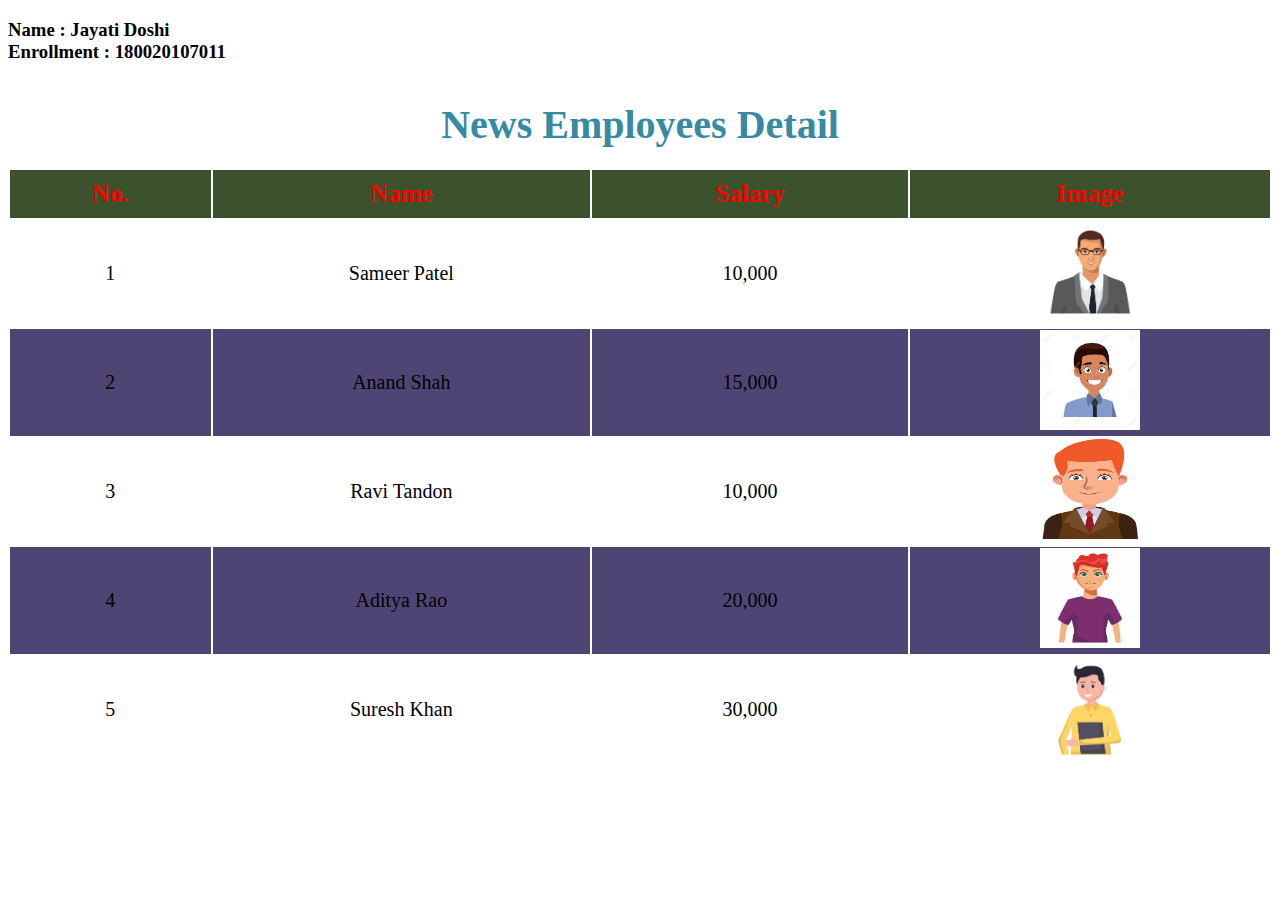
<file: WebProgramming-main/lecture/experiment 3/index.html>
<!DOCTYPE html>
<html lang="en">
<head>
    <title> News Employees Data </title>
    <link rel="stylesheet" href="p13style.css">
</head>
<body>
	<h3>Name : Jayati Doshi <br> Enrollment : 180020107011 </h3>

	<table>
		<caption> News Employees Detail</caption>
		<tr>
			<th>No.</th>
			<th>Name</th>
			<th>Salary</th>
			<th>Image</th>
		</tr>
		<tr>
			<td>1</td>
			<td>Sameer Patel</td>
			<td>10,000</td>
			<td><img src="images/a.jpg" width="100px" height="100px"></td>
		</tr>
		<tr>
			<td>2</td>
			<td>Anand Shah</td>
			<td>15,000</td>
			<td><img src="images/b.jpg" width="100px" height="100px"></td>
		</tr>
		<tr>
			<td>3</td>
			<td>Ravi Tandon</td>
			<td>10,000</td>
			<td><img src="images/c.jpg" width="100px" height="100px"></td>
		</tr>
		<tr>
			<td>4</td>
			<td>Aditya Rao</td>
			<td>20,000</td>
			<td><img src="images/d.jpg" width="100px" height="100px"></td>
		</tr>
		<tr>
			<td>5</td>
			<td>Suresh Khan</td>
			<td>30,000</td>
			<td><img src="images/e.jpg" width="100px" height="100px"></td>
		</tr>
	</table>

</body>
</html>
</file>
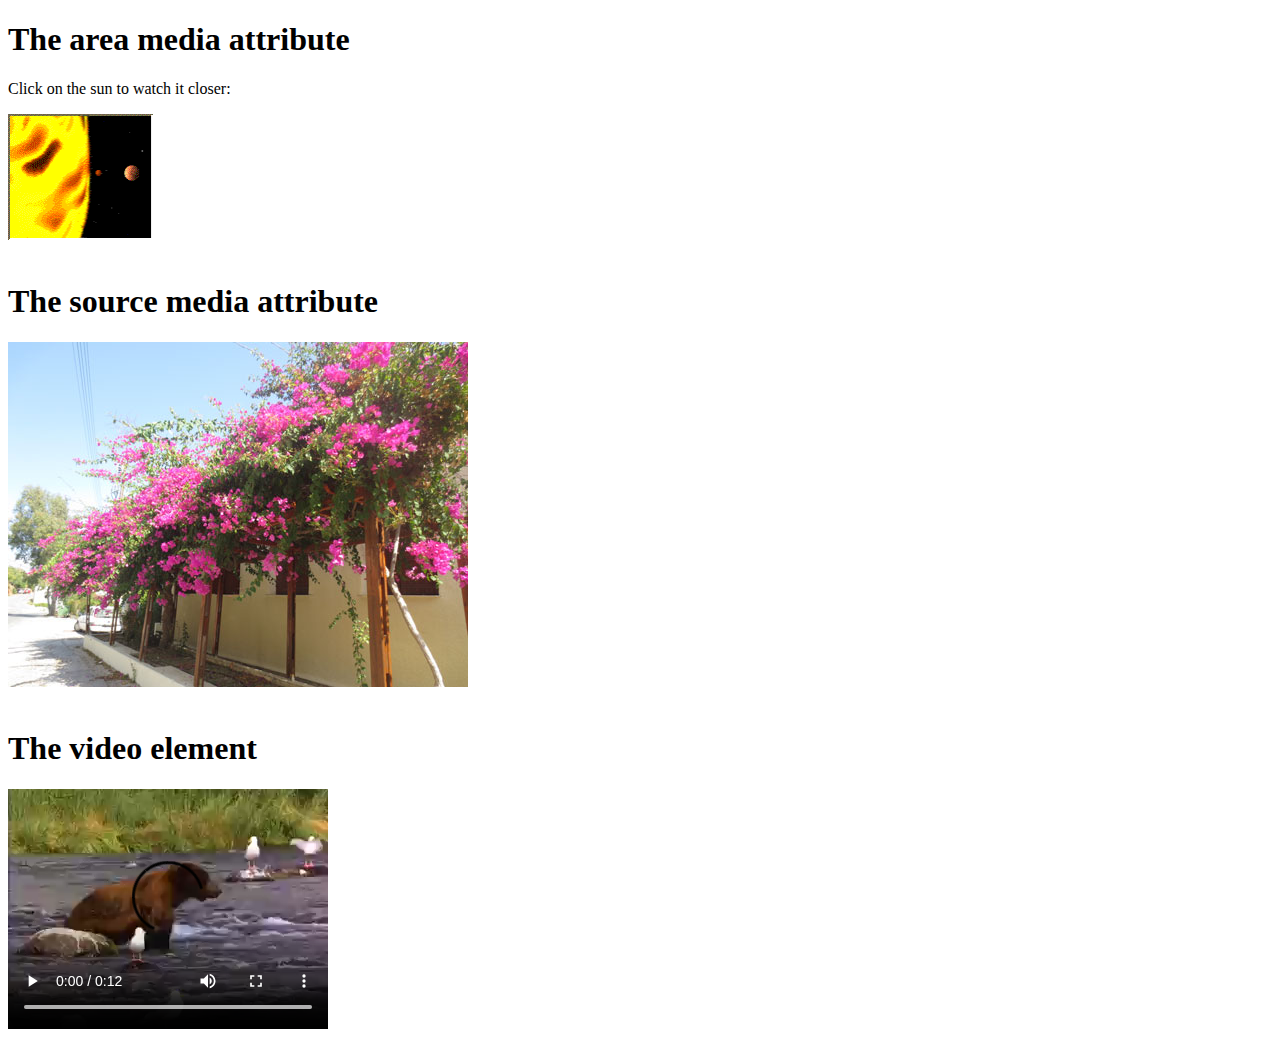
<file: WebProgramming-main/lecture/media/index.html>
<!DOCTYPE html>
<html>
<body>

<h1>The area media attribute</h1>

<p>Click on the sun to watch it closer:</p>

<img src="planets.gif" width="145" height="126" alt="Planets" usemap="#planetmap">

<map name="planetmap">
  <area shape="rect" coords="0,0,82,126" alt="Sun" href="sun.gif" media="screen and (min-color-index:256)">
</map>
<br><br>
<h1>The source media attribute</h1>

<picture>
  <source media="(min-width: 650px)" srcset="img_pink_flowers.jpg">
  <source media="(min-width: 465px)" srcset="img_white_flower.jpg">
  <img src="img_orange_flowers.jpg" alt="Flowers" style="width:auto;">
</picture>
<br><br>
<h1>The video element</h1>

<video width="320" height="240" controls>
  <source src="movie.mp4" type="video/mp4">
  <source src="movie.ogg" type="video/ogg">
  Your browser does not support the video tag.
</video>
</body>
</html>
</file>
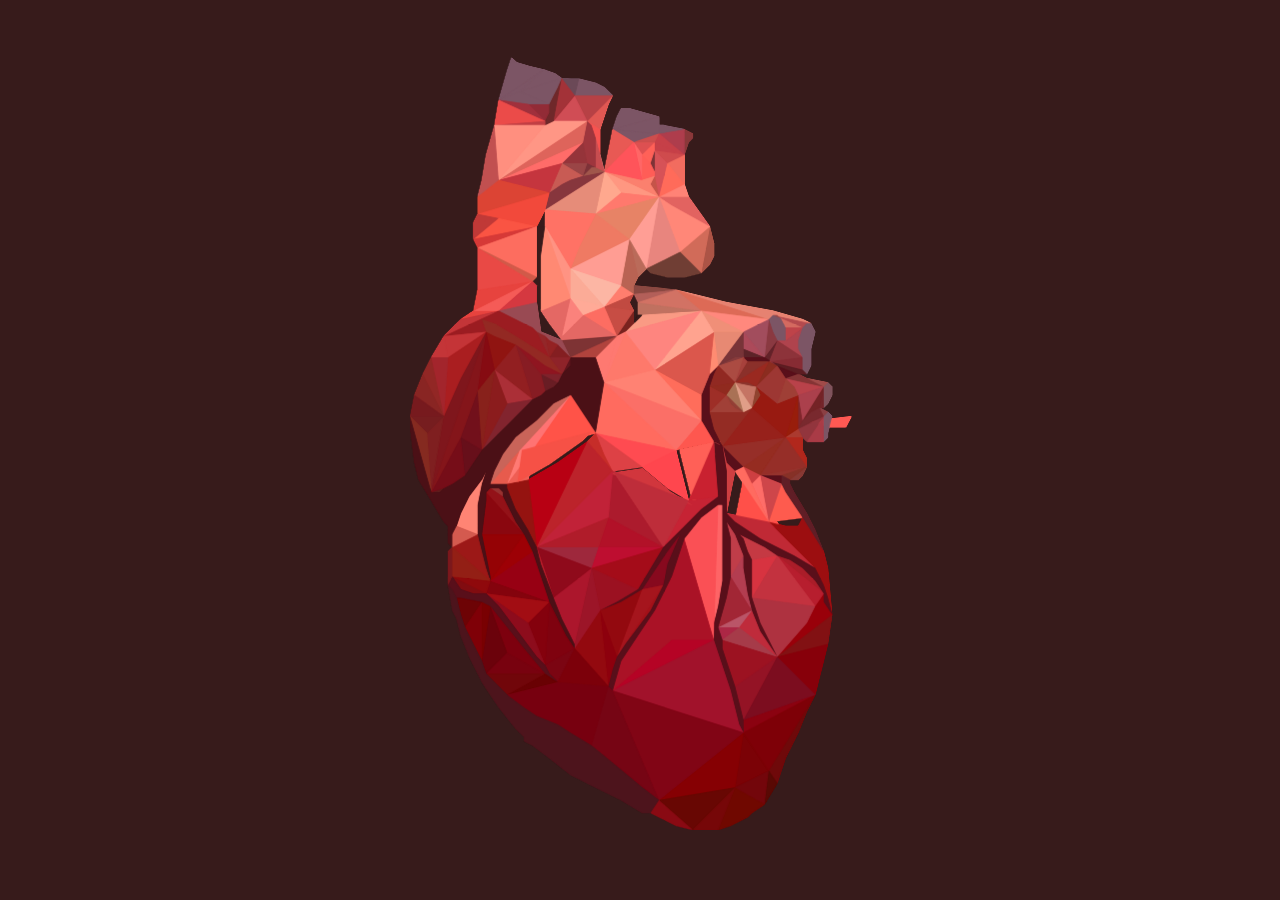
<file: WebProgramming-main/lecture/svg/index.html>
<!DOCTYPE html>
<html lang="en">
<head>
    

    <link rel="stylesheet" href="style.css">
</head>
<body>
    <section>
    
        <svg version="1.1" xmlns="http://www.w3.org/2000/svg" xmlns:xlink="http://www.w3.org/1999/xlink" x="0px" y="0px"
        viewBox="0 0 1194.13477 1200" style="enable-background:new 0 0 1194.13477 1200;" xml:space="preserve">
     
     <defs>
         <filter id="polycleaner" color-interpolation-filters="sRGB">
           <feComponentTransfer>
             <feFuncA type="table" tableValues="0 0.5 1 1" />
           </feComponentTransfer>
         </filter>
       </defs>
       
     <g id="low-poly" class='low-poly' stroke-width="0" stroke-linejoin="round" filter="url(#polycleaner)">
       <g filter="url(#polycleaner)">
               <polygon class="st347" points="725.3847,693.75 787.8847,706.25 737.8847,631.25    "/>
     
           
           <polygon class="st146" points="669.1347,675 706.6347,587.5 650.3847,600     "/>
           <!-- Blacks-->
           <polygon class="st28" points="700.3847,543.75 700.3847,512.5 700.3847,506.25 706.6347,487.5 712.64435,475.48077 
           700.3847,487.5 687.8847,518.75 687.8847,555.97827 688.1347,556.25 687.8847,555.97827 687.8847,556.25 706.6347,587.5 
           719.1347,593.75 706.6347,568.75     "/>
           <polygon class="st30" points="737.8847,631.25 750.3847,625 737.8847,612.5 719.46362,594.07892 725.3847,618.75     "/>
           <polygon class="st68" points="581.6347,381.25 587.8656,393.71179 588.1347,393.75 587.8847,394.12128 587.8847,406.25 
           587.8847,412.5 594.1347,400 594.1347,381.25 588.1347,368.75 587.81702,368.88538     "/>
           <polygon class="st138" points="790.5163,468.42108 788.73035,467.23047 788.14758,468.71716     "/>
           <polygon class="st156" points="806.8822,637.62378 806.6347,637.5 800.3847,637.5 787.8847,637.5 775.3847,637.5 806.6347,650    
           "/>
           <polygon class="st204" points="812.8847,493.75 813.25598,494.12128 813.36676,493.80182 813.1347,493.75 831.6347,487.5 
           800.3847,475    "/>
           <polygon class="st227" points="456.88455,243.77081 456.80618,243.76428 456.60971,243.79999 450.38474,256.25 444.13474,268.75 
           456.63474,268.75    "/>
           <polygon class="st278" points="362.87363,599.8446 362.88474,600 362.90622,599.86395     "/>
           <polygon class="st301" points="444.13474,381.25 450.38474,393.75 450.38474,312.5 456.63474,268.75 444.13474,268.75 
           444.13474,281.25 444.13474,300 444.13474,331.25 444.13474,343.75 437.88474,350 444.13474,356.25     "/>
           <polygon class="st354" points="337.88474,637.5 375.38474,606.25 425.38474,556.25 444.13474,543.75 487.88474,500 
         494.13474,487.5 494.13474,475 481.63474,487.5 475.43436,499.90082 469.13474,506.25 456.63474,512.5 450.38474,518.75 
         437.83511,525.04962 362.90622,599.86395   "/>
           <!-- Blacks-->
           
           
           
         
           
           <!-- top left -->
            <polygon class="st219" points="375.38474,393.75 350.63474,393.75 437.88474,350 356.63474,362.5 350.38474,393.75 
           331.63474,406.25 387.88474,393.75     "/>
           <!-- top left -->
     
     
         <polygon class="st24" points="769.1347,506.25 800.3847,475 787.8847,468.75    "/>
           
           
         <polygon class="st25" points="719.46362,594.07892 737.8847,612.5 750.3847,625 812.8847,581.25 719.3847,593.75     "/>
         <polygon class="st26" points="762.8847,631.25 775.3847,637.5 812.8847,581.25 750.3847,625     "/>
         <polygon class="st27" points="719.3847,593.75 812.8847,581.25 762.8847,537.5    "/>
         
         <polygon class="st29" points="800.3847,531.25 769.1347,506.25 775.3847,518.75 762.8847,537.5 812.8847,581.25 775.6347,518.75 
           812.8847,581.25 831.6347,518.75     "/>
         
         <polygon class="st31" points="831.6347,556.25 831.6347,537.5 831.6347,518.75 812.8847,581.25 831.69659,568.87378 
           831.6347,568.75     "/>
         <polygon class="st32" points="725.3847,618.75 719.46362,594.07892 719.1347,593.75 725.3847,631.25 725.3847,662.5 
           725.3847,693.75 737.8847,631.25     "/>
         
         <polygon class="st34" points="700.3847,487.5 706.77362,426.06836 706.6347,425 619.1347,481.25 687.8847,518.75     "/>
         
         <polygon class="st35" points="800.3847,475 792.8847,470 787.8847,468.75     "/>
         <polygon class="st36" points="806.6347,437.5 800.3847,437.5 837.8847,462.5 831.6347,450 831.6347,437.5 837.80249,418.9967 
           812.8847,437.5    "/>
         <polygon class="st37" points="788.14758,468.71716 788.1347,468.75 788.14758,468.71716 787.8847,468.75 792.8847,470 
           790.5163,468.42108    "/>
         
         <polygon class="st39" points="792.8847,470 837.8847,481.25 837.8847,475 837.8847,462.5 790.5163,468.42108     "/>
         <polygon class="st35" points="788.73035,467.23047 790.5163,468.42108 837.8847,462.5 800.3847,437.5    "/>
         <polygon class="st40" points="719.3847,593.75 762.8847,537.5 750.3847,543.75 700.3847,543.75 706.6347,568.75 719.1347,593.75 
           719.46362,594.07892     "/>
         <polygon class="st41" points="831.6347,518.75 869.1347,506.25 813.36676,493.80182 813.25598,494.12128 825.3847,506.25     "/>
         <polygon class="st37" points="800.3847,531.25 813.25598,494.12128 812.8847,493.75 800.3847,475 769.1347,506.25    "/>
         
         <polygon class="st43" points="831.6347,518.75 825.3847,506.25 813.25598,494.12128 800.3847,531.25     "/>
         
         <polygon class="st8" points="544.98944,187.63501 544.8847,187.5 544.86212,187.60657     "/>
         <polygon class="st3" points="544.86212,187.60657 544.8847,187.5 544.755,187.58264     "/>
         <polygon class="st45" points="481.88474,175 519.1347,175 512.92609,143.95697 481.63474,175    "/>
         <polygon class="st46" points="512.92609,143.95697 512.8847,143.75 388.49423,199.83789 481.60257,175.07507 481.63474,175     "/>
         <polygon class="st47" points="544.8847,187.5 544.61804,187.55206 544.755,187.58264    "/>
         <polygon class="st47" points="545.34473,187.71429 544.8847,187.5 544.98944,187.63501    "/>
         <polygon class="st48" points="619.1347,143.75 587.8847,143.75 600.3847,162.5    "/>
         <polygon class="st49" points="587.8847,143.75 600.3847,200 600.3847,162.5     "/>
         <polygon class="st50" points="619.1347,187.5 612.8847,175 600.3847,162.5 600.3847,200 619.1347,193.75     "/>
         <polygon class="st51" points="569.1347,218.75 625.30682,224.96375 545.34473,187.71429 544.98944,187.63501     "/>
         <polygon class="st52" points="625.36481,224.97015 612.8847,206.25 600.6347,200 612.8847,206.25 619.1347,193.75 600.3847,200 
           545.34473,187.71429 625.30682,224.96375     "/>
         <polygon class="st8" points="456.88474,243.75 456.88455,243.77081 531.6347,250 544.86212,187.60657 544.755,187.58264 
           456.63474,243.75 456.80618,243.76428    "/>
         <polygon class="st53" points="494.13474,200 512.8847,193.75 481.71152,175.04608 481.60257,175.07507 462.88474,218.75 
           481.63474,206.25    "/>
         <polygon class="st54" points="388.49423,199.83789 388.13474,200 388.49423,199.83789 387.88474,200 462.88474,218.75 
           481.60257,175.07507     "/>
         <polygon class="st55" points="544.61804,187.55206 512.8847,193.75 494.13474,200 481.63474,206.25 462.88474,218.75 
           456.63474,243.75 544.755,187.58264    "/>
         <polygon class="st56" points="481.60257,175.07507 481.71152,175.04608 481.63474,175     "/>
         <polygon class="st57" points="512.8847,143.75 519.1347,112.5 387.88474,200 388.49423,199.83789    "/>
         <polygon class="st58" points="612.8847,175 619.1347,156.25 619.1347,143.75 600.3847,162.5     "/>
         <polygon class="st59" points="481.63474,175 481.71152,175.04608 481.88474,175     "/>
         <polygon class="st60" points="481.88474,175 481.71152,175.04608 512.8847,193.75 519.1347,175    "/>
         <polygon class="st61" points="512.8847,193.75 525.3847,181.25 531.6347,181.25 519.1347,175    "/>
         <polygon class="st62" points="512.8847,193.75 544.61804,187.55206 544.3847,187.5 544.15704,187.38837 544.1347,187.5 
           544.09979,187.36035 531.6347,181.25 525.3847,181.25     "/>
         <polygon class="st63" points="512.92609,143.95697 513.1347,143.75 512.92609,143.95697 519.1347,175 531.6347,181.25 
           531.6347,175 531.6347,150 531.6347,137.5 525.3847,118.75 519.1347,112.5 512.8847,143.75     "/>
         <polygon class="st64" points="581.6347,381.25 587.81702,368.88538 544.1347,387.5 587.8656,393.71179     "/>
         <polygon class="st65" points="600.3847,400 587.8847,412.5 575.3847,425 687.8847,393.75 594.1347,400     "/>
         <polygon class="st66" points="687.8847,393.75 594.1347,381.25 594.1347,400    "/>
         <polygon class="st67" points="619.1347,187.5 619.1347,156.25 612.8847,175     "/>
         <polygon class="st68" points="581.6347,381.25 587.8656,393.71179 588.1347,393.75 587.8847,394.12128 587.8847,406.25 
           587.8847,412.5 594.1347,400 594.1347,381.25 588.1347,368.75 587.81702,368.88538     "/>
         <polygon class="st69" points="587.81702,368.88538 588.1347,368.75 587.8847,368.58551 587.8847,368.75    "/>
         <polygon class="st16" points="587.8847,393.75 587.8656,393.71179 544.1347,387.5 562.8847,431.25 587.8847,394.12128    "/>
         <polygon class="st70" points="512.8847,400 562.8847,431.25 544.1347,387.5     "/>
         <polygon class="st71" points="587.8847,406.25 587.8847,394.12128 562.8847,431.25 575.3847,425 587.8847,412.5    "/>
         <polygon class="st72" points="481.63474,431.25 494.32669,375.25598 494.19528,375.08075 450.38474,393.75 462.88474,412.5 
           481.52878,437.35876 481.88474,437.5 562.8847,431.25 512.8847,400    "/>
         <polygon class="st73" points="587.8847,394.12128 588.1347,393.75 587.8656,393.71179 587.8847,393.75     "/>
         <polygon class="st69" points="587.81702,368.88538 587.8847,368.75 587.8847,368.58551 569.1347,356.25 544.1347,387.5     "/>
         <polygon class="st74" points="594.1347,400 587.8847,412.5 600.3847,400    "/>
         <polygon class="st75" points="619.1347,193.75 612.8847,206.25 625.36481,224.97015 625.37903,224.97174     "/>
         <polygon class="st76" points="625.30682,224.96375 625.3847,225 625.36481,224.97015    "/>
         <polygon class="st76" points="625.36481,224.97015 625.3847,225 625.37903,224.97174    "/>
         <polygon class="st76" points="625.3847,225 625.39142,224.97308 625.37903,224.97174    "/>
         <polygon class="st77" points="619.1347,193.75 625.37903,224.97174 625.39142,224.97308 637.8847,175 619.42572,156.29156 
           619.1347,156.25 619.1347,187.5    "/>
         <polygon class="st78" points="494.32706,331.15387 494.13474,331.25 544.1347,387.5 569.1347,356.25 494.38474,331.25    "/>
         <polygon class="st79" points="506.63474,300 494.23471,331 494.32706,331.15387 581.6347,287.5 531.6347,250     "/>
         <polygon class="st80" points="494.38474,331.25 569.1347,356.25 581.6347,287.5 494.32706,331.15387     "/>
         <polygon class="st3" points="544.98944,187.63501 544.86212,187.60657 531.6347,250 569.1347,218.75     "/>
         <polygon class="st81" points="581.6347,287.5 625.3847,225 531.6347,250    "/>
         <polygon class="st82" points="569.1347,218.75 531.6347,250 625.3847,225 625.30682,224.96375     "/>
         <polygon class="st83" points="462.88474,100 462.88474,87.5 431.63474,87.5 456.42776,112.29303 456.68088,112.40765     "/>
         <polygon class="st84" points="456.67014,918.21881 456.63474,918.75 456.83786,918.63391    "/>
         <polygon class="st84" points="456.83786,918.63391 500.38474,893.75 487.88474,875 475.38474,850 462.88474,825 
           456.67014,918.21881     "/>
         <polygon class="st85" points="375.38474,793.75 369.13474,812.5 462.88474,825    "/>
         <polygon class="st86" points="431.63474,856.25 369.13474,812.5 381.63474,825 387.88474,831.25 406.63474,856.25 
           425.38474,881.25 444.13474,906.25 456.63474,918.75 456.67014,918.21881    "/>
         <polygon class="st87" points="462.88474,825 369.13474,812.5 431.63474,856.25    "/>
         <polygon class="st88" points="456.67014,918.21881 462.88474,825 431.63474,856.25    "/>
         <polygon class="st89" points="450.38474,787.5 437.93185,750.14142 375.38474,793.75 462.88474,825    "/>
         <polygon class="st90" points="425.63474,725 424.68246,723.94666 425.38474,725     "/>
         <polygon class="st91" points="424.68246,723.94666 369.13474,662.5 369.13474,675 362.88474,725 425.38474,725     "/>
         <polygon class="st92" points="437.88474,750 425.4863,725.20312 375.38474,793.75 437.93185,750.14142     "/>
         <polygon class="st93" points="425.38474,725 362.88474,725 369.13474,756.25 375.38474,787.5 375.38474,793.75 
           425.4863,725.20312    "/>
         <polygon class="st94" points="363.13474,600 363.43039,599.45435 362.978,599.90674     "/>
         <polygon class="st95" points="456.63474,243.75 456.60971,243.79999 456.80618,243.76428    "/>
         <polygon class="st96" points="463.13474,931.25 500.38474,893.75 456.83786,918.63391 456.88474,918.75 456.83786,918.63391 
           456.63474,918.75 462.88474,931.25 475.38474,943.75 500.38474,893.75     "/>
         <polygon class="st97" points="456.42776,112.29303 456.63474,112.5 456.68088,112.40765     "/>
         <polygon class="st98" points="494.13474,112.5 519.1347,112.5 500.38474,75 469.13474,112.5 481.63474,112.5     "/>
         <polygon class="st99" points="706.8847,425 706.6347,425 706.77362,426.06836     "/>
         <polygon class="st100" points="350.63474,393.75 375.38474,393.75 387.88474,393.75 437.88474,350     "/>
         <polygon class="st101" points="425.4863,725.20312 425.63474,725 425.38474,725     "/>
         <polygon class="st102" points="281.63474,575 288.05765,661.46246 306.63474,550    "/>
         <polygon class="st103" points="494.13474,475 494.13474,468.75 494.13474,462.5 481.63474,487.5     "/>
         <polygon class="st104" points="256.88474,550 281.63474,575 306.63474,550    "/>
         <polygon class="st105" points="300.38474,662.5 306.63474,656.25 288.13474,662.5     "/>
         <polygon class="st106" points="319.13474,787.5 331.63474,806.25 350.38474,812.5 369.13474,812.5 319.45572,787.53564     "/>
         <polygon class="st107" points="787.8681,1075.13257 787.8847,1075 750.3847,1018.75 737.8847,1100     "/>
         <polygon class="st108" points="787.94788,1075.09302 787.8847,1075 787.8681,1075.13257     "/>
         <polygon class="st109" points="737.8847,1100 750.3847,1018.75 625.3847,1118.75    "/>
         <polygon class="st110" points="562.8847,1068.75 600.3847,1100 625.3847,1118.75 525.3847,1037.5    "/>
         <polygon class="st111" points="331.63474,818.75 325.38474,818.75 331.63474,843.75 337.88474,862.5 362.88474,825     "/>
         <polygon class="st112" points="831.6347,643.75 837.8847,637.5 844.1347,625 819.1347,643.75    "/>
         <polygon class="st113" points="337.88474,862.5 350.38474,887.5 362.88474,912.5 362.88474,825    "/>
         <polygon class="st114" points="581.6347,93.75 569.1347,93.75 562.8847,106.25 556.6347,125 625.3847,106.25     "/>
         <polygon class="st115" points="433.32584,31.20184 414.66769,25.71417 406.63474,18.75 400.38474,37.5 387.88474,81.25 
           455.27658,36.68958    "/>
         <polygon class="st116" points="412.88474,706.25 406.63474,693.75 400.38474,681.25 394.13474,668.75 375.63474,656.25 
           375.38474,656.25 369.13474,662.5 424.68246,723.94666    "/>
         <polygon class="st117" points="694.1347,331.25 700.3847,325 706.6347,312.5 706.6347,293.75 700.52826,269.3241 687.8847,337.5 
               "/>
         <polygon class="st118" points="669.1347,143.75 675.3847,137.5 675.3847,131.25 662.8847,125 662.8847,162.5     "/>
         <polygon class="st119" points="456.63474,931.25 400.38474,962.5 475.38474,943.75    "/>
         <polygon class="st120" points="319.45572,787.53564 369.13474,812.5 375.38474,793.75     "/>
         <polygon class="st121" points="556.92896,125.02673 587.8847,143.75 625.3847,131.25    "/>
         <polygon class="st122" points="394.13474,662.5 387.88474,656.25 375.63474,656.25 394.13474,668.75     "/>
         <polygon class="st123" points="356.63474,681.25 362.88474,650 369.13474,631.25 362.88474,643.75 344.13474,668.75 
           331.63474,693.75 325.38474,712.5 356.63474,725 356.63474,700    "/>
         <polygon class="st124" points="400.38474,900 369.13474,931.25 456.63474,931.25    "/>
         <polygon class="st125" points="369.13474,931.25 381.63474,943.75 400.38474,962.5 456.63474,931.25     "/>
         <polygon class="st126" points="363.13474,912.5 400.38474,900 375.38474,831.25 362.88474,912.5 369.13474,931.25 400.38474,900 
               "/>
         <polygon class="st127" points="456.63474,931.25 425.38474,893.75 400.38474,862.5 375.38474,831.25 400.38474,900     "/>
         <polygon class="st128" points="362.88474,825 362.88474,912.5 375.38474,831.25     "/>
         <polygon class="st129" points="494.13474,112.5 481.63474,112.5 469.13474,112.5 456.63474,118.75 387.88474,200 519.1347,112.5 
               "/>
         <polygon class="st130" points="737.8847,500 750.57129,462.68658 750.50909,462.62439 713.1347,475    "/>
         <polygon class="st131" points="750.50909,462.62439 750.3847,462.5 737.8847,462.5 725.3847,468.75 713.28308,474.80078 
           713.1347,475    "/>
         <polygon class="st132" points="713.11945,474.88263 706.77362,426.06836 700.3847,487.5 712.64435,475.48077 712.8847,475    "/>
         <polygon class="st133" points="756.6347,468.75 750.57129,462.68658 737.8847,500     "/>
         <polygon class="st134" points="713.28308,474.80078 713.11945,474.88263 713.1347,475     "/>
         <polygon class="st135" points="750.60297,462.59326 750.50909,462.62439 750.57129,462.68658    "/>
         <polygon class="st136" points="650.3847,600 706.6347,587.5 687.8847,556.25    "/>
         <polygon class="st137" points="800.3847,437.5 781.6347,462.5 788.73035,467.23047    "/>
         
         <polygon class="st139" points="750.6347,462.5 750.60297,462.59326 750.8847,462.5    "/>
         <polygon class="st134" points="713.11945,474.88263 712.8847,475 712.64435,475.48077 713.1347,475    "/>
         <polygon class="st140" points="756.6347,500 769.1347,506.25 787.8847,468.75 738.1347,500    "/>
         <polygon class="st141" points="750.8847,462.5 781.6347,462.5 750.3847,450     "/>
         <polygon class="st138" points="750.60297,462.59326 750.57129,462.68658 756.6347,468.75 762.8847,468.75 775.3847,468.75 
           787.8847,468.75 788.14758,468.71716 788.73035,467.23047 781.6347,462.5 750.8847,462.5     "/>
         <polygon class="st142" points="781.6347,462.5 750.3847,425 750.3847,450     "/>
         <polygon class="st99" points="713.11945,474.88263 713.28308,474.80078 750.3847,425 706.8847,425 706.77362,426.06836     "/>
         <polygon class="st143" points="725.3847,468.75 737.8847,462.5 750.3847,462.5 750.50909,462.62439 750.60297,462.59326 
           750.6347,462.5 750.8847,462.5 750.3847,450 750.3847,425 713.28308,474.80078     "/>
         <polygon class="st135" points="762.8847,468.75 756.6347,468.75 737.8847,500 738.1347,500 787.8847,468.75 775.3847,468.75    "/>
         <polygon class="st144" points="737.8847,500 700.3847,506.25 725.3847,518.75     "/>
         <polygon class="st145" points="700.3847,506.25 700.3847,512.5 700.3847,543.75 725.3847,518.75     "/>
         
         <polygon class="st134" points="713.1347,475 712.64435,475.48077 706.6347,487.5 700.3847,506.25 737.8847,500     "/>
         <polygon class="st147" points="731.6347,531.25 725.3847,518.75 700.3847,543.75 750.3847,543.75 737.8847,537.5     "/>
         <polygon class="st148" points="625.42999,224.97736 625.39142,224.97308 625.3847,225     "/>
         <polygon class="st149" points="812.8847,712.5 831.6347,712.5 838.02118,700.21832 837.90271,700.02887 787.8847,706.25    "/>
         <polygon class="st150" points="837.90271,700.02887 837.8847,700 812.8847,662.5 806.6347,650 787.8847,706.25     "/>
         <polygon class="st151" points="838.1347,700 837.90271,700.02887 838.02118,700.21832     "/>
         <polygon class="st152" points="537.8847,837.5 562.8847,825 594.1347,806.25 525.3847,775     "/>
         
         <polygon class="st154" points="737.8847,706.25 775.3847,731.25 825.3847,756.25 856.6347,775 787.8847,706.25 725.3847,693.75     
           "/>
         <polygon class="st148" points="625.71997,225.22351 625.6347,225 625.3847,225    "/>
         <polygon class="st155" points="625.6347,225 625.42999,224.97736 625.3847,225    "/>
         
         <polygon class="st157" points="837.8847,581.25 831.69659,568.87378 812.8847,581.25    "/>
         <polygon class="st158" points="625.3847,131.25 587.8847,143.75 619.1347,143.75    "/>
         <polygon class="st159" points="631.6347,743.75 662.8847,712.5 687.8847,687.5 712.82629,668.79382 669.1347,675     "/>
         <polygon class="st160" points="444.38474,743.75 525.3847,775 535.80139,743.75     "/>
         <polygon class="st161" points="525.3847,775 631.5813,743.83905 631.6347,743.75 535.80139,743.75     "/>
         <polygon class="st162" points="535.80139,743.75 631.6347,743.75 550.3847,700    "/>
         <polygon class="st163" points="712.82629,668.79382 712.8847,668.75 706.6347,587.5 669.1347,675    "/>
         <polygon class="st164" points="594.1347,806.25 631.5813,743.83905 525.3847,775    "/>
         <polygon class="st165" points="550.3847,700 631.6347,743.75 556.85364,631.57843     "/>
         <polygon class="st166" points="669.1347,675 650.3847,600 600.3847,625 637.8847,656.25     "/>
         <polygon class="st167" points="556.8847,631.25 556.87585,631.34375 669.1347,675 637.8847,656.25 600.3847,625 556.6347,631.25 
           556.87585,631.34375     "/>
         <polygon class="st168" points="556.85364,631.57843 556.6347,631.25 444.55905,743.57526 550.3847,700     "/>
         <polygon class="st169" points="550.3847,700 444.55905,743.57526 444.38474,743.75 535.80139,743.75     "/>
         <polygon class="st170" points="444.13474,356.25 437.88474,350 387.88474,393.75 444.13474,381.25     "/>
         <polygon class="st171" points="594.3385,343.5462 606.6347,331.25 581.6347,287.5     "/>
         <polygon class="st172" points="625.71997,225.22351 625.3847,225 606.6347,331.25 656.6347,306.25     "/>
         <polygon class="st173" points="606.6347,331.25 612.8847,337.5 637.8847,343.75 650.3847,343.75 662.8847,343.75 687.8847,337.5 
           656.6347,306.25     "/>
         <polygon class="st174" points="569.1347,356.25 587.8847,368.58551 587.8847,356.25 594.1347,343.75 594.3385,343.5462 
           581.6347,287.5    "/>
         <polygon class="st1" points="656.6347,306.25 687.8847,337.5 700.52826,269.3241 700.42859,268.92566    "/>
         <polygon class="st175" points="594.1347,381.25 650.3847,362.5 588.1347,368.75     "/>
         <polygon class="st176" points="588.1347,368.75 650.3847,362.5 587.8847,356.25 587.8847,368.58551    "/>
         <polygon class="st177" points="805.0722,404.6875 837.8847,418.75 844.1347,412.5 850.3847,412.5 850.18628,412.40082 
           802.16028,401.77557     "/>
         <polygon class="st178" points="787.8847,406.25 650.3847,362.5 687.8847,393.75     "/>
         <polygon class="st179" points="625.71997,225.22351 656.6347,306.25 700.42859,268.92566 700.3847,268.75 700.22144,268.52142 
           644.1347,237.5    "/>
         <polygon class="st180" points="687.8847,393.75 650.3847,362.5 594.1347,381.25     "/>
         <polygon class="st181" points="794.1347,400 800.3847,400 802.16028,401.77557 850.18628,412.40082 837.8847,406.25 
           794.1347,393.75 725.3847,381.25 650.3847,362.5 787.8847,406.25    "/>
         <polygon class="st182" points="662.8847,162.5 662.8847,125 625.3847,131.25    "/>
         <polygon class="st148" points="625.71997,225.22351 644.1347,237.5 700.22144,268.52142 669.1347,225 625.6347,225     "/>
         <polygon class="st183" points="619.1347,143.75 619.1347,156.25 619.42572,156.29156 619.3847,156.25 619.42572,156.29156 
           662.8847,162.5 619.3847,143.75 662.8847,162.5 625.3847,131.25     "/>
         <polygon class="st184" points="556.8847,125 556.92896,125.02673 625.3847,131.25 625.3847,118.75 625.3847,106.25 556.6347,125 
           556.92896,125.02673     "/>
         <polygon class="st185" points="587.8847,143.75 556.92896,125.02673 556.6347,125 550.3847,156.25 544.35211,186.41302 
           544.6347,187.5    "/>
         <polygon class="st186" points="662.8847,125 631.6347,118.75 625.3847,118.75 625.3847,131.25     "/>
         <polygon class="st155" points="625.6347,225 669.1347,225 662.8847,206.25 625.42999,224.97736    "/>
         <polygon class="st76" points="625.39142,224.97308 625.42999,224.97736 662.8847,206.25 637.8847,175    "/>
         <polygon class="st187" points="662.8847,206.25 662.8847,193.75 662.8847,181.25 662.8847,162.62378 637.8847,175    "/>
         <polygon class="st188" points="637.8847,175 662.8847,162.62378 662.8847,162.5 619.42572,156.29156     "/>
         <polygon class="st2" points="837.8847,418.75 837.80249,418.9967 838.1347,418.75 837.80249,418.9967 831.6347,437.5 
           831.6347,450 837.8847,462.5 837.8847,475 837.8847,481.25 844.1347,487.5 850.3847,475 850.3847,450 856.6347,425 
           850.3847,412.5 844.1347,412.5     "/>
         <polygon class="st189" points="812.8847,581.25 844.1347,625 844.1347,618.75 844.1347,612.5 837.8847,600 837.8847,593.75 
           838.12982,593.50488 837.8847,581.25     "/>
         <polygon class="st190" points="775.3847,637.5 844.1347,625 812.8847,581.25    "/>
         <polygon class="st191" points="787.8847,637.5 800.3847,637.5 806.6347,637.5 806.8822,637.62378 806.8847,637.5 844.1347,625 
           775.3847,637.5    "/>
         
         <polygon class="st47" points="544.3847,187.5 544.61804,187.55206 544.8847,187.5 545.34473,187.71429 600.3847,200 
           587.8847,143.75 544.6347,187.5 544.35211,186.41302 544.15704,187.38837    "/>
         
         <polygon class="st194" points="869.1347,812.86768 856.6347,831.25 844.1347,856.25 800.3847,906.25 881.60394,843.96533 
           881.6347,843.75 869.1347,825    "/>
         <polygon class="st195" points="831.6347,712.5 812.8847,712.5 787.8847,706.25 856.6347,775 869.1347,800 875.3847,818.75 
           881.6347,843.75 875.3847,775 869.1347,750 838.02118,700.21832     "/>
         
         <polygon class="st197" points="806.8822,637.62378 819.1347,643.75 844.1347,625 806.8847,637.5     "/>
         <polygon class="st198" points="869.1347,550.37128 844.1347,587.5 869.1347,587.5 869.38269,587.25201 869.1347,556.25     "/>
         <polygon class="st199" points="875.3847,500 844.1347,493.75 869.1347,506.25     "/>
         <polygon class="st200" points="813.36676,493.80182 813.3847,493.75 813.36676,493.80182 869.1347,506.25 844.1347,493.75 
           831.6347,487.5 813.1347,493.75    "/>
         <polygon class="st201" points="869.1347,550.37128 869.3847,550 869.1347,550.37128 869.1347,556.25 869.38269,587.25201 
           875.3847,581.25 875.3847,575 881.6347,550 875.3847,543.75 869.1347,550    "/>
         <polygon class="st202" points="792.8847,470 800.3847,475 831.6347,487.5 844.1347,487.5 837.8847,481.25    "/>
         <polygon class="st203" points="869.1347,518.75 869.38141,537.2533 875.3847,531.25 881.6347,518.75 881.6347,506.25 
           875.3847,500 869.1347,506.25    "/>
         
         
         <polygon class="st206" points="875.3847,543.75 862.8847,537.5 869.1347,550    "/>
         
         <polygon class="st208" points="869.1347,506.25 862.8847,537.5 869.1347,537.5 869.38141,537.2533 869.1347,518.75     "/>
         <polygon class="st209" points="275.38474,487.5 262.88474,518.75 306.63474,550     "/>
         <polygon class="st210" points="369.13474,775 362.88474,750 356.63474,725 319.13474,743.75 375.38474,793.75    "/>
         <polygon class="st211" points="325.38474,712.5 331.63474,693.75 344.13474,668.75 362.88474,643.75 369.13474,631.25 
           362.88474,650 356.63474,681.25 356.63474,700 356.63474,725 362.88474,750 369.13474,775 375.38474,793.75 375.38474,787.5 
           369.13474,756.25 362.88474,725 369.13474,675 369.13474,662.5 375.38474,656.25 375.63474,656.25 387.88474,656.25 
           394.13474,662.5 394.13474,668.75 400.38474,681.25 406.63474,693.75 412.88474,706.25 424.68246,723.94666 425.63474,725 
           425.4863,725.20312 437.88474,750 437.93185,750.14142 438.13474,750 437.93185,750.14142 450.38474,787.5 462.88474,825 
           475.38474,850 487.88474,875 500.38474,893.75 500.38474,887.5 494.13474,875 481.63474,850 469.13474,818.75 450.38474,768.75 
           444.13474,743.75 431.63474,718.75 412.88474,687.5 400.38474,656.25 400.38474,650 381.63474,650 375.38474,650 
           381.63474,631.25 394.13474,606.25 412.88474,581.25 444.13474,556.25 469.13474,531.25 481.63474,525 494.38474,518.75 
           531.6347,575 544.1347,500 494.63474,518.75 544.1347,500 531.6347,462.5 519.1347,481.25 500.38474,512.5 494.13474,518.75 
           487.88474,500 444.13474,543.75 425.38474,556.25 406.63474,575 375.38474,606.25 356.63474,631.25 331.63474,662.5 
           319.13474,687.5 313.13474,712.5 319.13474,687.5 331.63474,662.5 356.63474,631.25 375.38474,606.25 406.63474,575 
           425.38474,556.25 444.13474,543.75 487.88474,500 494.13474,487.5 494.38474,475 494.13474,487.5 487.88474,500 494.13474,518.75 
           500.38474,512.5 519.1347,481.25 531.6347,462.5 494.13474,462.5 494.13474,468.75 494.13474,475 481.63474,487.5 
           475.43436,499.90082 475.63474,500 475.43436,499.90082 475.38474,500 469.13474,506.25 456.63474,512.5 450.38474,518.75 
           437.88474,525 437.83511,525.04962 438.13474,525 437.83511,525.04962 431.63474,531.25 425.38474,537.5 419.13474,543.75 
           400.38474,562.5 387.88474,575 375.38474,587.5 363.43039,599.45435 363.13474,600 362.978,599.90674 362.88474,600 
           350.38474,618.75 337.88474,637.5 319.13474,650 306.63474,656.25 300.38474,662.5 288.13474,662.5 287.88474,662.5 
           269.38474,643.75 287.88474,662.5 287.978,661.94031 256.63474,550 256.63474,568.75 262.88474,618.75 269.13474,643.75 
           287.88474,675 306.63474,706.25 312.88474,712.5 312.88474,725 312.88474,737.5 319.13474,743.75 319.13474,725     "/>
         <polygon class="st212" points="325.38474,712.5 319.13474,725 319.13474,743.75 356.63474,725     "/>
         <polygon class="st213" points="600.3847,1106.25 562.8847,1081.25 525.3847,1050 512.8847,1037.5 487.88474,1025 
           456.63474,1006.25 425.38474,993.75 406.63474,975 375.38474,950 375.63474,962.5 375.38474,950 406.63474,975 425.38474,993.75 
           456.63474,1006.25 487.88474,1025 512.8847,1037.5 525.3847,1050 562.8847,1081.25 600.3847,1106.25 625.3847,1118.75 
           600.3847,1100 562.8847,1068.75 525.3847,1037.5 494.13474,1018.75 475.38474,1006.25 444.13474,993.75 425.38474,981.25 
           400.38474,962.5 381.63474,943.75 369.13474,931.25 362.88474,912.5 350.38474,887.5 337.88474,862.5 331.63474,843.75 
           325.38474,818.75 319.13474,806.25 312.88474,800 319.13474,837.5 325.38474,850 331.63474,875 344.13474,906.25 
           362.88474,943.75 375.38474,962.5 387.88474,981.25 412.88474,1012.5 425.38474,1025 425.38474,1031.25 437.88474,1037.5 
           462.88474,1056.25 494.13474,1081.25 531.6347,1100 569.1347,1118.75 600.3847,1137.5 612.8847,1137.5 625.3847,1118.75     "/>
         <polygon class="st214" points="319.13474,743.75 312.88474,750 312.88474,775 312.88474,800 319.13474,787.5     "/>
         <polygon class="st215" points="288.05765,661.46246 281.63474,575 256.88474,550 256.63474,550 287.978,661.94031    "/>
         <polygon class="st216" points="306.88474,431.25 362.88486,405.32404 387.88474,393.75 331.63474,406.25 306.63474,431.25 
           287.88474,462.5 312.88474,462.5     "/>
         <polygon class="st217" points="287.88474,462.5 275.38474,487.5 306.63474,550    "/>
         <polygon class="st218" points="612.8847,1137.5 625.3847,1143.75 637.8847,1150 650.3847,1156.25 675.3847,1162.5 
           625.3847,1118.75    "/>
         
         <polygon class="st220" points="856.6347,831.25 762.8847,818.75 775.3847,856.25 787.8847,881.25 800.3847,906.25 
           844.1347,856.25     "/>
         <polygon class="st221" points="306.63474,550 262.88474,518.75 256.63474,550 256.88474,550     "/>
         <polygon class="st222" points="750.3847,1018.75 856.6347,962.5 750.3847,1000    "/>
         <polygon class="st223" points="787.94788,1075.09302 788.1347,1075 787.94788,1075.09302 800.46692,1093.5033 806.6347,1075 
           812.8847,1056.25 831.6347,1018.75 844.1347,987.5 856.6347,962.5 787.8847,1075     "/>
         <polygon class="st224" points="787.8847,1075 856.6347,962.5 750.3847,1018.75    "/>
         <polygon class="st225" points="625.3847,1118.75 675.3847,1162.5 737.8847,1100     "/>
         <polygon class="st226" points="800.3847,906.25 875.3847,887.5 881.60394,843.96533     "/>
         
         <polygon class="st228" points="712.8847,1162.5 731.6347,1156.25 744.1347,1150 756.6347,1143.75 762.8847,1137.5 781.6347,1125 
           737.8847,1100     "/>
         <polygon class="st229" points="675.3847,1162.5 687.8847,1162.5 712.8847,1162.5 737.8847,1100    "/>
         <polygon class="st230" points="737.8847,1100 781.6347,1125 787.8681,1075.13257    "/>
         <polygon class="st231" points="787.8681,1075.13257 781.6347,1125 800.3847,1093.75 800.46692,1093.5033 787.94788,1075.09302    
           "/>
         <polygon class="st232" points="462.88474,87.5 469.13474,75 475.38474,62.5 481.06876,49.31128 419.13474,68.75    "/>
         <polygon class="st233" points="481.06876,49.31128 471.19089,42.17725 455.27658,36.68958 419.13474,68.75     "/>
         <polygon class="st234" points="531.6347,150 531.6347,175 531.6347,181.25 544.09979,187.36035 537.8847,162.5 
           537.8847,161.53845 531.6347,137.5     "/>
         <polygon class="st235" points="469.13474,75 462.88474,87.5 462.88474,100 456.68088,112.40765 456.88474,112.5 
           456.68088,112.40765 456.63474,112.5 456.63474,118.75 469.13474,112.5 481.06876,49.31128 475.38474,62.5    "/>
         <polygon class="st236" points="462.88474,87.5 419.13474,68.75 387.88474,81.25 431.63474,87.5    "/>
         <polygon class="st237" points="456.42776,112.29303 387.88474,81.25 381.63474,118.75 456.63474,112.5     "/>
         <polygon class="st238" points="431.63474,87.5 387.88474,81.25 456.42776,112.29303     "/>
         <polygon class="st239" points="525.3847,118.75 531.6347,137.5 537.8847,161.53845 537.8847,125 537.92969,124.86511 
           519.1347,112.5    "/>
         <polygon class="st240" points="537.92969,124.86511 550.3847,87.5 556.6347,75 519.1347,112.5     "/>
         <polygon class="st241" points="556.6347,75 544.1347,62.5 531.6347,56.25 506.63474,50 500.63474,75     "/>
         <polygon class="st242" points="500.63474,75 506.63474,50 494.13474,50 481.06876,49.31128 500.38474,75     "/>
         <polygon class="st243" points="356.63474,300 356.63474,362.5 437.88474,350    "/>
         <polygon class="st244" points="456.63474,112.5 381.63474,118.75 456.63474,118.75    "/>
         <polygon class="st245" points="387.88474,256.25 350.38474,287.5 444.13474,268.75    "/>
         <polygon class="st246" points="350.38474,287.5 356.63474,300 444.13474,268.75     "/>
         <polygon class="st247" points="444.13474,331.25 444.13474,300 444.13474,281.25 444.13474,268.75 356.63474,300 
           444.13474,343.75    "/>
         <polygon class="st248" points="444.13474,343.75 356.63474,300 437.88474,350     "/>
         <polygon class="st249" points="350.63474,262.5 387.88474,256.25 356.63474,250 350.38474,262.5 350.38474,287.5 
           387.88474,256.25    "/>
         <polygon class="st95" points="444.13474,268.75 450.38474,256.25 456.60971,243.79999 388.13474,256.25 456.60971,243.79999 
           456.63474,243.75 462.88474,218.75 356.63474,250 387.88474,256.25    "/>
         <polygon class="st250" points="381.63474,118.75 369.13474,162.5 362.88474,200 356.63474,225 387.88474,200     "/>
         <polygon class="st251" points="456.63474,118.75 381.63474,118.75 387.88474,200    "/>
         <polygon class="st252" points="387.88474,200 356.63474,225 356.63474,250 462.88474,218.75     "/>
         <polygon class="st253" points="856.6347,962.5 862.8847,937.5 869.1347,912.5 875.3847,887.5 800.3847,906.25    "/>
         <polygon class="st254" points="287.88474,662.5 288.13474,662.5 288.02219,662.09814    "/>
         <polygon class="st255" points="556.6347,631.25 544.1347,606.25 531.6347,575 519.1347,587.5    "/>
         
         <polygon class="st257" points="356.63474,512.5 369.13474,425 288.09012,661.8996 288.13474,662.5 331.63474,581.25    "/>
         <polygon class="st254" points="287.978,661.94031 287.88474,662.5 288.02219,662.09814    "/>
         <polygon class="st258" points="650.3847,600 531.6347,575 600.3847,625     "/>
         <polygon class="st259" points="544.1347,500 531.6347,575 650.3847,600     "/>
         <polygon class="st260" points="437.88474,600 494.38474,518.75 419.13474,600     "/>
         <polygon class="st261" points="556.6347,631.25 600.3847,625 531.6347,575 544.1347,606.25    "/>
         <polygon class="st254" points="288.02219,662.09814 288.13474,662.5 288.09012,661.8996     "/>
         <polygon class="st262" points="469.13474,818.75 481.63474,850 494.13474,875 500.38474,887.5 525.3847,775    "/>
         <polygon class="st263" points="444.55905,743.57526 444.13474,743.75 444.38474,743.75    "/>
         <polygon class="st264" points="475.38474,618.75 431.90598,643.59497 431.88474,643.75 444.13474,743.75 519.1347,587.5    "/>
         <polygon class="st263" points="556.6347,631.25 519.1347,587.5 444.13474,743.75 444.55905,743.57526    "/>
         <polygon class="st265" points="444.38474,743.75 469.13474,818.75 525.3847,775     "/>
         <polygon class="st266" points="444.13474,743.75 450.38474,768.75 469.13474,818.75 444.38474,743.75    "/>
         <polygon class="st267" points="375.38474,650 381.63474,650 400.38474,650 419.13474,600    "/>
         <polygon class="st268" points="494.38474,518.75 481.63474,525 469.13474,531.25 444.13474,556.25 412.88474,581.25 
           394.13474,606.25 381.63474,631.25 375.38474,650 419.13474,600     "/>
         <polygon class="st269" points="419.13474,600 400.38474,650 437.88474,600    "/>
         <polygon class="st90" points="431.90598,643.59497 431.63474,643.75 400.38474,650 400.38474,656.25 412.88474,687.5 
           431.63474,718.75 444.13474,743.75 431.88474,643.75    "/>
         <polygon class="st270" points="431.90598,643.59497 437.88474,600 400.38474,650 431.63474,643.75     "/>
         <polygon class="st271" points="531.6347,575 494.38474,518.75 437.88474,600    "/>
         <polygon class="st272" points="381.63474,481.25 437.88474,525 412.88474,443.75    "/>
         <polygon class="st273" points="481.63474,487.5 494.13474,462.5 462.88474,462.5    "/>
         <polygon class="st274" points="456.63474,512.5 469.13474,506.25 475.38474,500 475.43436,499.90082 450.38474,487.5     "/>
         <polygon class="st275" points="431.63474,456.25 412.88474,443.75 450.38474,487.5 481.63474,487.5 456.63474,475    "/>
         <polygon class="st276" points="475.43436,499.90082 481.63474,487.5 450.38474,487.5    "/>
         <polygon class="st277" points="412.88474,443.75 437.88474,525 450.38474,518.75 456.63474,512.5 450.38474,487.5    "/>
         <polygon class="st254" points="288.13474,662.5 306.63474,656.25 319.13474,650 337.88474,637.5 331.63474,581.25    "/>
         
         <polygon class="st279" points="400.38474,531.25 437.83511,525.04962 437.88474,525 381.63474,481.25    "/>
         <polygon class="st280" points="363.43039,599.45435 375.38474,587.5 387.88474,575 400.38474,562.5 419.13474,543.75 
           425.38474,537.5 431.63474,531.25 437.83511,525.04962 400.38474,531.25     "/>
     
     
          
     
     
     
         <polygon class="st94" points="381.63474,481.25 362.90622,599.86395 362.978,599.90674 363.43039,599.45435 400.38474,531.25     
           "/>
         <polygon class="st281" points="331.63474,581.25 337.88474,637.5 350.38474,618.75 362.88474,600 362.87363,599.8446     "/>
         <polygon class="st282" points="575.3847,425 544.1347,500 619.1347,481.25    "/>
         <polygon class="st283" points="687.8847,555.97827 619.1347,481.25 544.1347,500 687.8847,556.25    "/>
         <polygon class="st284" points="562.8847,431.25 544.1347,500 575.3847,425    "/>
         <polygon class="st285" points="481.63474,450 475.53354,443.8988 462.88474,462.5 494.13474,462.5 487.88474,456.25    "/>
         <polygon class="st284" points="531.6347,462.5 544.1347,500 562.8847,431.25    "/>
         <polygon class="st286" points="481.52878,437.35876 450.38474,425 438.13474,418.75 450.38474,425 444.13474,381.25 
           387.88474,393.75 400.38474,400 412.88474,406.25 425.38474,412.5 437.88474,418.75 444.13474,425 456.63474,431.25 
           462.88474,437.5 475.38474,443.75 475.53354,443.8988 475.63474,443.75 475.53354,443.8988 481.63474,450 487.88474,456.25 
           494.13474,462.5 481.63474,437.5     "/>
         <polygon class="st287" points="481.88474,437.5 481.52878,437.35876 481.63474,437.5 494.13474,462.5 562.8847,431.25    "/>
         <polygon class="st288" points="494.13474,462.5 531.6347,462.5 562.8847,431.25     "/>
         <polygon class="st289" points="762.97089,837.71552 762.8847,837.5 712.8847,862.5 744.1347,862.5     "/>
         <polygon class="st290" points="412.88474,443.75 381.63474,431.25 369.13474,425 381.63474,481.25     "/>
         <polygon class="st291" points="362.88474,406.25 381.63474,412.5 412.88474,431.25 462.88474,462.5 444.13474,425 
           363.13474,406.25 444.13474,425 437.88474,418.75 425.38474,412.5 412.88474,406.25 400.38474,400 387.88474,393.75 
           362.88486,405.32404 306.88474,431.25 369.13474,425    "/>
         <polygon class="st292" points="306.88474,431.25 312.88474,462.5 369.13474,425     "/>
         <polygon class="st293" points="475.53354,443.8988 475.38474,443.75 462.88474,437.5 456.63474,431.25 462.88474,462.5     "/>
         <polygon class="st294" points="731.6347,787.5 725.3847,818.75 712.8847,862.5 762.8847,837.5     "/>
         <polygon class="st295" points="456.63474,431.25 444.13474,425 462.88474,462.5     "/>
         <polygon class="st296" points="744.1347,975 750.3847,1000 800.3847,906.25 737.8847,950    "/>
         <polygon class="st297" points="737.8847,725 725.3847,706.25 731.6347,731.25 731.6347,787.5 750.3847,756.25    "/>
         <polygon class="st298" points="756.6347,812.5 750.3847,775 750.3847,756.25 731.6347,787.5 762.8847,837.5    "/>
         <polygon class="st299" points="331.63474,581.25 362.87363,599.8446 356.63474,512.5    "/>
         <polygon class="st300" points="719.1347,893.75 725.3847,912.5 737.8847,950 800.3847,906.25 719.1347,881.25    "/>
         
         <polygon class="st302" points="856.6347,793.75 837.8847,775 819.1347,762.5 800.3847,756.25 868.8371,812.05359     "/>
         <polygon class="st303" points="362.88474,600 362.978,599.90674 362.90622,599.86395    "/>
         <polygon class="st304" points="762.8847,762.5 762.8847,781.25 762.8847,818.75 800.3847,756.25     "/>
         <polygon class="st305" points="869.1347,812.86768 869.1347,812.5 868.8371,812.05359 800.3847,756.25 856.6347,831.25     "/>
         <polygon class="st306" points="781.6347,743.75 744.1347,725 750.3847,731.25 756.6347,750 762.8847,762.5 800.3847,756.25     "/>
         <polygon class="st307" points="712.8847,862.5 719.1347,881.25 744.1347,862.5    "/>
         <polygon class="st308" points="719.1347,881.25 800.3847,906.25 744.1347,862.5     "/>
         <polygon class="st309" points="775.3847,868.75 762.97089,837.71552 744.1347,862.5 800.3847,906.25 787.8847,887.5    "/>
         <polygon class="st310" points="644.1347,881.25 556.6347,956.25 706.6347,881.25    "/>
         <polygon class="st311" points="538.1347,837.5 562.8847,906.25 600.3847,806.25 569.1347,825 537.8847,837.5 500.38474,893.75 
           550.3847,950    "/>
         <polygon class="st312" points="369.13474,425 312.88474,462.5 306.63474,550 331.63474,493.75     "/>
         <polygon class="st313" points="550.3847,950 556.6347,925 562.8847,906.25 538.1347,837.5     "/>
         <polygon class="st314" points="500.38474,893.75 475.38474,943.75 550.3847,950     "/>
         <polygon class="st315" points="288.09012,661.8996 288.05765,661.46246 287.978,661.94031 288.02219,662.09814     "/>
         <polygon class="st316" points="637.8847,768.75 656.6347,725 637.8847,750 600.3847,806.25 631.6347,800     "/>
         <polygon class="st317" points="475.38474,943.75 400.38474,962.5 425.38474,981.25 444.13474,993.75 475.38474,1006.25 
           494.13474,1018.75 525.3847,1037.5 550.3847,950    "/>
         <polygon class="st318" points="575.3847,887.5 612.8847,837.5 631.6347,800 562.8847,906.25     "/>
         <polygon class="st319" points="369.13474,425 331.63474,493.75 306.63474,550 288.05765,661.46246 288.09012,661.8996    "/>
         <polygon class="st320" points="731.6347,956.25 712.8847,900 706.6347,881.25 556.6347,956.25 750.3847,1018.75 744.1347,1006.25 
               "/>
         <polygon class="st321" points="569.3847,912.5 644.1347,881.25 706.6347,881.25 662.8847,731.25 644.1347,787.5 619.1347,837.5 
           594.1347,875 569.1347,912.5 556.6347,956.25 644.1347,881.25     "/>
         <polygon class="st322" points="706.6347,868.75 706.6347,856.25 707.5686,852.51434 713.1347,681.25 712.8847,681.25 
           687.8847,700 662.8847,731.25 706.6347,881.25    "/>
         <polygon class="st323" points="525.3847,775 500.38474,887.5 500.38474,893.75 537.8847,837.5     "/>
         <polygon class="st324" points="712.8847,831.25 719.1347,793.75 719.1347,756.25 719.1347,712.5 719.1347,681.25 713.1347,681.25 
           707.5686,852.51434    "/>
         <polygon class="st110" points="550.3847,950 525.3847,1037.5 625.3847,1118.75 556.6347,956.25    "/>
         <polygon class="st325" points="381.63474,481.25 369.13474,425 356.63474,512.5     "/>
         <polygon class="st326" points="625.3847,1118.75 750.3847,1018.75 556.6347,956.25    "/>
         <polygon class="st327" points="362.87363,599.8446 362.90622,599.86395 381.63474,481.25 356.63474,512.5    "/>
         
         <polygon class="st329" points="706.6347,868.75 706.6347,881.25 707.5686,852.51434 706.6347,856.25     "/>
         
         <polygon class="st330" points="869.1347,812.86768 869.3847,812.5 868.8371,812.05359 869.1347,812.5    "/>
         <polygon class="st331" points="412.88474,431.25 381.63474,412.5 362.88474,406.25 369.13474,425 381.63474,431.25 
           412.88474,443.75 431.63474,456.25 456.63474,475 481.63474,487.5 462.88474,462.5     "/>
         <polygon class="st332" points="800.3847,437.5 806.6347,437.5 812.8847,437.5 812.8847,431.25 812.8847,418.75 806.6347,406.25 
           805.0722,404.6875 794.1347,400 787.8847,406.25 794.1347,425     "/>
         <polygon class="st333" points="802.16028,401.77557 794.1347,400 805.0722,404.6875     "/>
         <polygon class="st334" points="800.3847,400 794.1347,400 802.16028,401.77557    "/>
         <polygon class="st335" points="312.88474,462.5 287.88474,462.5 306.63474,550    "/>
         <polygon class="st336" points="455.27658,36.68958 387.88474,81.25 419.13474,68.75     "/>
         <polygon class="st337" points="500.38474,75 481.06876,49.31128 469.13474,112.5    "/>
         <polygon class="st338" points="500.38474,75 519.1347,112.5 556.6347,75 500.63474,75     "/>
         <polygon class="st339" points="581.6347,287.5 606.6347,331.25 625.3847,225    "/>
         <polygon class="st340" points="738.1347,500 737.8847,500 738.17273,500.05762    "/>
         <polygon class="st341" points="725.3847,518.75 750.3847,543.75 737.8847,500     "/>
         <polygon class="st342" points="731.6347,531.25 737.8847,537.5 750.3847,543.75 725.3847,518.75     "/>
         <polygon class="st343" points="762.8847,537.5 769.1347,506.25 738.17273,500.05762     "/>
         <polygon class="st344" points="737.8847,500 750.3847,543.75 762.8847,537.5 738.17273,500.05762    "/>
         <polygon class="st345" points="775.3847,518.75 769.1347,506.25 762.8847,537.5     "/>
         <polygon class="st340" points="738.1347,500 738.17273,500.05762 769.1347,506.25 756.6347,500    "/>
         <polygon class="st346" points="687.8847,556.25 544.1347,500 650.3847,600    "/>
         <polygon class="st348" points="556.87585,631.34375 556.6347,631.25 556.85364,631.57843    "/>
         <polygon class="st349" points="556.87585,631.34375 556.85364,631.57843 631.6347,743.75 669.1347,675     "/>
         <polygon class="st350" points="631.6347,800 600.3847,806.25 562.8847,906.25     "/>
         <polygon class="st351" points="319.45572,787.53564 319.38474,787.5 319.45572,787.53564 375.38474,793.75 319.13474,743.75 
           319.13474,787.5     "/>
         <polygon class="st352" points="800.3847,756.25 762.8847,818.75 856.6347,831.25    "/>
         <polygon class="st353" points="750.3847,1000 856.6347,962.5 800.3847,906.25     "/>
     
             <polygon class="st328" points="325.38474,818.75 331.63474,818.75 362.88474,825 375.38474,831.25 400.38474,862.5 
           425.38474,893.75 456.63474,931.25 475.38474,943.75 462.88474,931.25 456.63474,918.75 444.13474,906.25 425.38474,881.25 
           406.63474,856.25 387.88474,831.25 381.63474,825 369.13474,812.5 350.38474,812.5 331.63474,806.25 319.13474,787.5 
           312.88474,800 319.13474,806.25    "/>
     
             <polygon class="st328" points="869.1347,800 856.6347,775 825.3847,756.25 775.3847,731.25 737.8847,706.25 725.3847,693.75 
           725.3847,662.5 725.3847,631.25 719.1347,593.75 706.6347,587.5 712.8847,668.75 712.82629,668.79382 713.1347,668.75 
           712.82629,668.79382 687.8847,687.5 662.8847,712.5 631.6347,743.75 631.5813,743.83905 631.8847,743.75 631.5813,743.83905 
           594.1347,806.25 562.8847,825 537.8847,837.5 569.1347,825 600.3847,806.25 637.8847,750 656.6347,725 637.8847,768.75 
           631.6347,800 612.8847,837.5 575.3847,887.5 562.8847,906.25 556.6347,925 550.3847,950 556.6347,956.25 569.1347,912.5 
           594.1347,875 619.1347,837.5 644.1347,787.5 662.8847,731.25 687.8847,700 712.8847,681.25 713.1347,681.25 719.1347,681.25 
           719.1347,712.5 719.1347,756.25 719.1347,793.75 712.8847,831.25 707.5686,852.51434 706.6347,881.25 712.8847,900 
           731.6347,956.25 744.1347,1006.25 750.3847,1018.75 750.3847,1000 744.1347,975 737.8847,950 725.3847,912.5 719.1347,893.75 
           719.1347,881.25 712.8847,862.5 725.3847,818.75 731.6347,787.5 731.6347,731.25 725.3847,706.25 737.8847,725 750.3847,756.25 
           750.3847,775 756.6347,812.5 762.8847,837.5 762.97089,837.71552 763.1347,837.5 762.97089,837.71552 775.3847,868.75 
           787.8847,887.5 800.3847,906.25 787.8847,881.25 775.3847,856.25 762.8847,818.75 762.8847,781.25 762.8847,762.5 756.6347,750 
           750.3847,731.25 744.1347,725 781.6347,743.75 800.3847,756.25 819.1347,762.5 837.8847,775 856.6347,793.75 868.8371,812.05359 
           869.3847,812.5 869.1347,812.86768 869.1347,825 881.6347,843.75 875.3847,818.75    "/>
     
     <polygon class="st1" points="700.42859,268.92566 700.6347,268.75 700.22144,268.52142 700.3847,268.75    "/>
         <polygon class="st2" points="850.6347,412.5 850.18628,412.40082 850.3847,412.5    "/>
         <polygon class="st3" points="544.15704,187.38837 544.09979,187.36035 544.1347,187.5     "/>
         <polygon class="st4" points="700.52826,269.3241 700.6347,268.75 700.42859,268.92566     "/>
         <polygon class="st5" points="544.09979,187.36035 544.15704,187.38837 544.35211,186.41302 537.8847,161.53845 537.8847,162.5    
           "/>
         <polygon class="st6" points="494.32706,331.15387 494.23471,331 494.13474,331.25     "/>
         <polygon class="st7" points="619.1347,481.25 687.8847,393.75 575.3847,425     "/>
         <polygon class="st8" points="456.80618,243.76428 456.88455,243.77081 456.88474,243.75     "/>
         <polygon class="st9" points="706.6347,425 687.8847,393.75 619.1347,481.25     "/>
         <polygon class="st10" points="619.1347,481.25 687.8847,555.97827 687.8847,518.75    "/>
         <polygon class="st11" points="800.3847,437.5 794.1347,425 787.8847,406.25 781.6347,462.5    "/>
         <polygon class="st12" points="812.8847,418.75 837.8847,418.75 805.0722,404.6875 806.6347,406.25     "/>
         <polygon class="st13" points="787.8847,406.25 687.8847,393.75 750.3847,425    "/>
         <polygon class="st14" points="781.6347,462.5 787.8847,406.25 750.3847,425     "/>
         <polygon class="st15" points="706.8847,425 750.3847,425 687.8847,393.75 706.6347,425    "/>
         <polygon class="st16" points="494.19528,375.08075 494.32669,375.25598 494.38474,375     "/>
         <polygon class="st17" points="494.13474,374.29169 494.13474,331.25 494.23471,331 456.88474,268.75     "/>
         <polygon class="st18" points="494.13474,375 494.13474,374.29169 456.88474,268.75 456.63474,268.75 450.38474,312.5 
           450.38474,393.75 494.19528,375.08075    "/>
         <polygon class="st6" points="494.23471,331 506.63474,300 531.6347,250 456.88455,243.77081 456.63474,268.75 456.88474,268.75     
           "/>
         <polygon class="st19" points="450.38474,393.75 444.13474,381.25 450.38474,425 450.38474,412.5     "/>
         <polygon class="st20" points="481.63474,431.25 512.8847,400 494.32669,375.25598     "/>
         <polygon class="st19" points="450.38474,393.75 450.38474,412.5 450.38474,425 481.52878,437.35876 462.88474,412.5    "/>
         <polygon class="st21" points="494.38474,375 544.1347,387.5 494.13474,331.25 494.13474,374.29169     "/>
         <polygon class="st22" points="812.8847,431.25 812.8847,437.5 837.80249,418.9967 837.8847,418.75 812.8847,418.75     "/>
         <polygon class="st23" points="494.13474,374.29169 494.13474,375 494.19528,375.08075 494.38474,375     "/>
         <polygon class="st23" points="494.32669,375.25598 512.8847,400 544.1347,387.5 494.38474,375     "/>
           <polygon class="st74" points="594.1347,400 587.8847,412.5 600.3847,400    "/>
           
           
     
     <polygon class="st32" points="750.3847,625 762.8847,650 775.3847,637.5 762.8847,631.25    "/>
           <polygon class="st33" points="787.8847,706.25 775.3847,637.5 762.8847,650     "/>
           <polygon class="st38" points="831.6347,537.5 831.6347,556.25 831.6347,568.75 831.69659,568.87378 831.8847,568.75 
           837.8847,556.25 831.6347,518.75     "/>
           <polygon class="st42" points="837.8847,556.25 869.1347,506.25 831.6347,518.75     "/>
           <polygon class="st44" points="750.3847,625 737.8847,631.25 787.8847,706.25 762.8847,650     "/>
           <polygon class="st153" points="806.6347,650 775.3847,637.5 787.8847,706.25    "/>
           <polygon class="st192" points="838.12982,593.50488 844.1347,587.5 837.8847,581.25     "/>
           <polygon class="st193" points="869.1347,550 831.8847,568.75 831.69659,568.87378 837.8847,581.25 844.1347,587.5 
           869.1347,550.37128    "/>
           <polygon class="st205" points="837.8847,556.25 831.8847,568.75 869.1347,550 862.8847,537.5 850.3847,543.75    "/>
           <polygon class="st207" points="837.8847,556.25 850.3847,543.75 862.8847,537.5 869.1347,506.25     "/>
           <polygon class="st196" points="806.6347,650 812.8847,662.5 837.8847,700 837.90271,700.02887 838.1347,700 838.02118,700.21832 
           869.1347,750 856.6347,718.75 844.1347,693.75 825.3847,662.5 819.1347,650 819.1347,643.75 806.8822,637.62378     "/>
           
           <!-- top right -->
     
     <polygon class="st256" points="431.90598,643.59497 475.38474,618.75 519.1347,587.5 531.6347,575 437.88474,600     "/>
       </g>
       
       <path class="st355" d="M363.13474,943.75"/>
       <path class="st355" d="M362.88474,943.75"/>
       <path class="st131" d="M750.3847,462.5L750.3847,462.5L750.3847,462.5z"/>
       <polyline class="st133" points="749.00262,464.39771 749.79279,461.56708 752.13806,463.33813   "/>
     </g>
     </svg>
     
       
     
     
     </section>
  </body>
  </html>
</file>
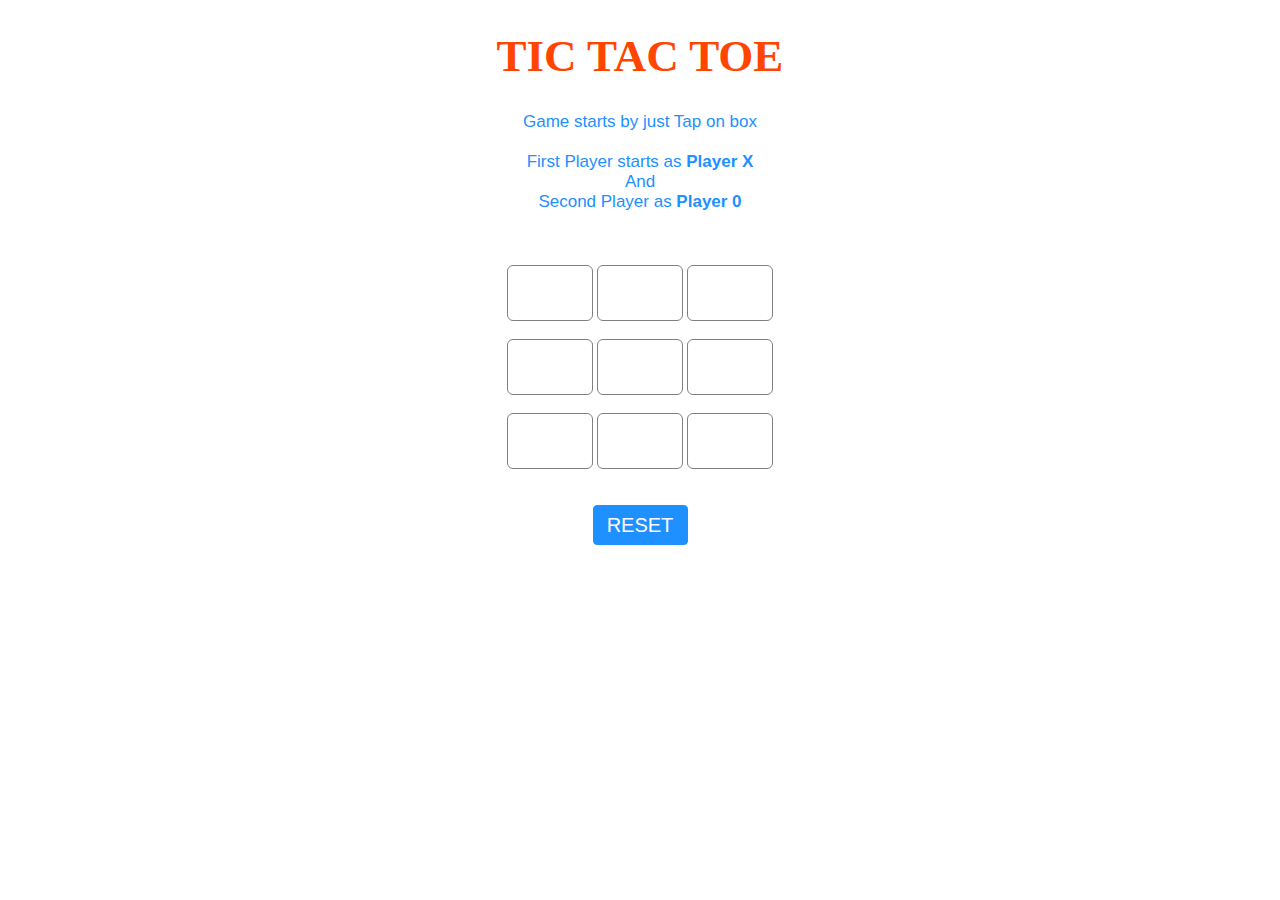
<file: WebProgramming-main/lecture/tictac/index.html>
<!DOCTYPE html>
  
<head>
    <meta name="viewport" content=
        "width=device-width, initial-scale=1.0">
  
    <!-- CSS file Included -->
    <link rel="stylesheet" 
        type="text/css" href="tic.css">
  
    <!-- JavaScript file included -->
    <script src="tic.js"></script>
</head>
  
<body>
    <div id="main">
        <h1>TIC TAC TOE</h1>
  
        <!-- Game Instructions -->
        <p id="ins">Game starts by just Tap on 
            box<br><br>First Player starts as 
            <b>Player X</b><br>And<br>Second 
            Player as <b>Player 0</b>
        </p>
  
        <br><br>
        <!-- 3*3 grid of Boxes -->
        <input type="text" id="b1" onclick=
            "myfunc_3(); myfunc();" readonly>
  
        <input type="text" id="b2" onclick=
            "myfunc_4(); myfunc();" readonly>
  
        <input type="text" id="b3" onclick=
            "myfunc_5(); myfunc();" readonly>
        <br><br>
  
        <input type="text" id="b4" onclick=
            "myfunc_6(); myfunc();" readonly>
              
        <input type="text" id="b5" onclick=
            "myfunc_7(); myfunc();" readonly>
  
        <input type="text" id="b6" onclick=
            "myfunc_8(); myfunc();" readonly>
        <br><br>
  
        <input type="text" id="b7" onclick=
            "myfunc_9(); myfunc();" readonly>
  
        <input type="text" id="b8" onclick=
            "myfunc_10();myfunc();" readonly>
  
        <input type="text" id="b9" onclick=
            "myfunc_11();myfunc();" readonly>
  
        <!-- Grid end here  -->
        <br><br><br>
        <!-- Button to reset game -->
        <button id="but" onclick="myfunc_2()">
            RESET
        </button>
  
        <br><br>
        <!-- Space to show player turn -->
        <p id="print"></p>
  
    </div>
</body>
  
</html>
</file>
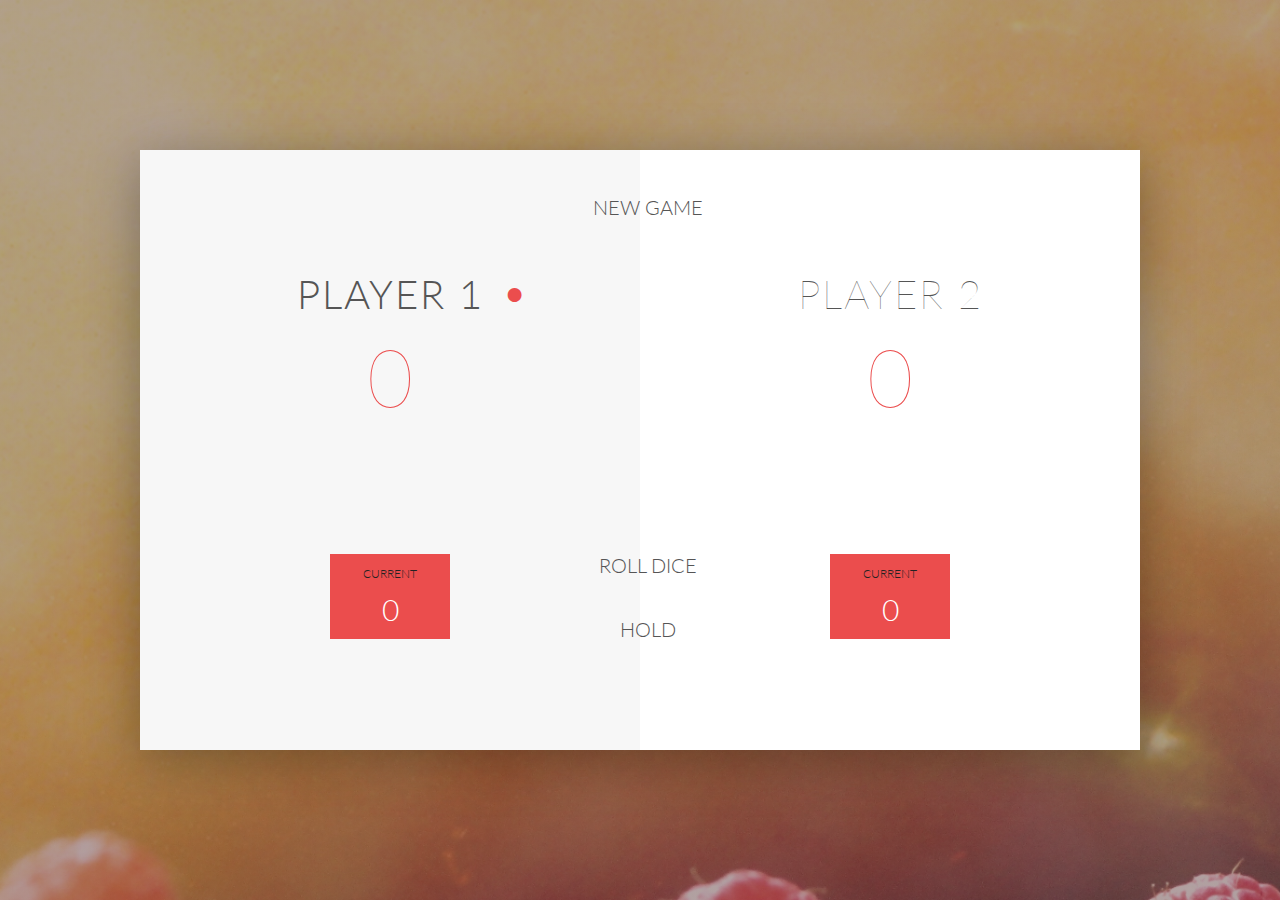
<file: WebProgramming-main/lecture/dice/Pig-master/index.html>
<!DOCTYPE html>
<html lang="en">
    <head>
        <meta charset="UTF-8">
        <link href="https://fonts.googleapis.com/css?family=Lato:100,300,600" rel="stylesheet" type="text/css">
        <link href="http://code.ionicframework.com/ionicons/2.0.1/css/ionicons.min.css" rel="stylesheet" type="text/css">
        <link type="text/css" rel="stylesheet" href="style.css">
        
        <title>Pig Game</title>
    </head>

    <body>
        <div class="wrapper clearfix">
            <div class="player-0-panel active">
                <div class="player-name" id="name-0">Player 1</div>
                <div class="player-score" id="score-0">43</div>
                <div class="player-current-box">
                    <div class="player-current-label">Current</div>
                    <div class="player-current-score" id="current-0">11</div>
                </div>
            </div>
            
            <div class="player-1-panel">
                <div class="player-name" id="name-1">Player 2</div>
                <div class="player-score" id="score-1">72</div>
                <div class="player-current-box">
                    <div class="player-current-label">Current</div>
                    <div class="player-current-score" id="current-1">0</div>
                </div>
            </div>
            
            <button class="btn-new"><i class="ion-ios-plus-outline"></i>New game</button>
            <button class="btn-roll"><i class="ion-ios-loop"></i>Roll dice</button>
            <button class="btn-hold"><i class="ion-ios-download-outline"></i>Hold</button>
            
<!--            <input type="text" placeholder="Final score" class="final-score">-->
            
            <img src="dice-5.png" alt="Dice" class="dice" id="dice-1">
        </div>
        
        <script src="app.js"></script>
<!--        <script src="challenges.js"></script>-->
    </body>
</html>
</file>
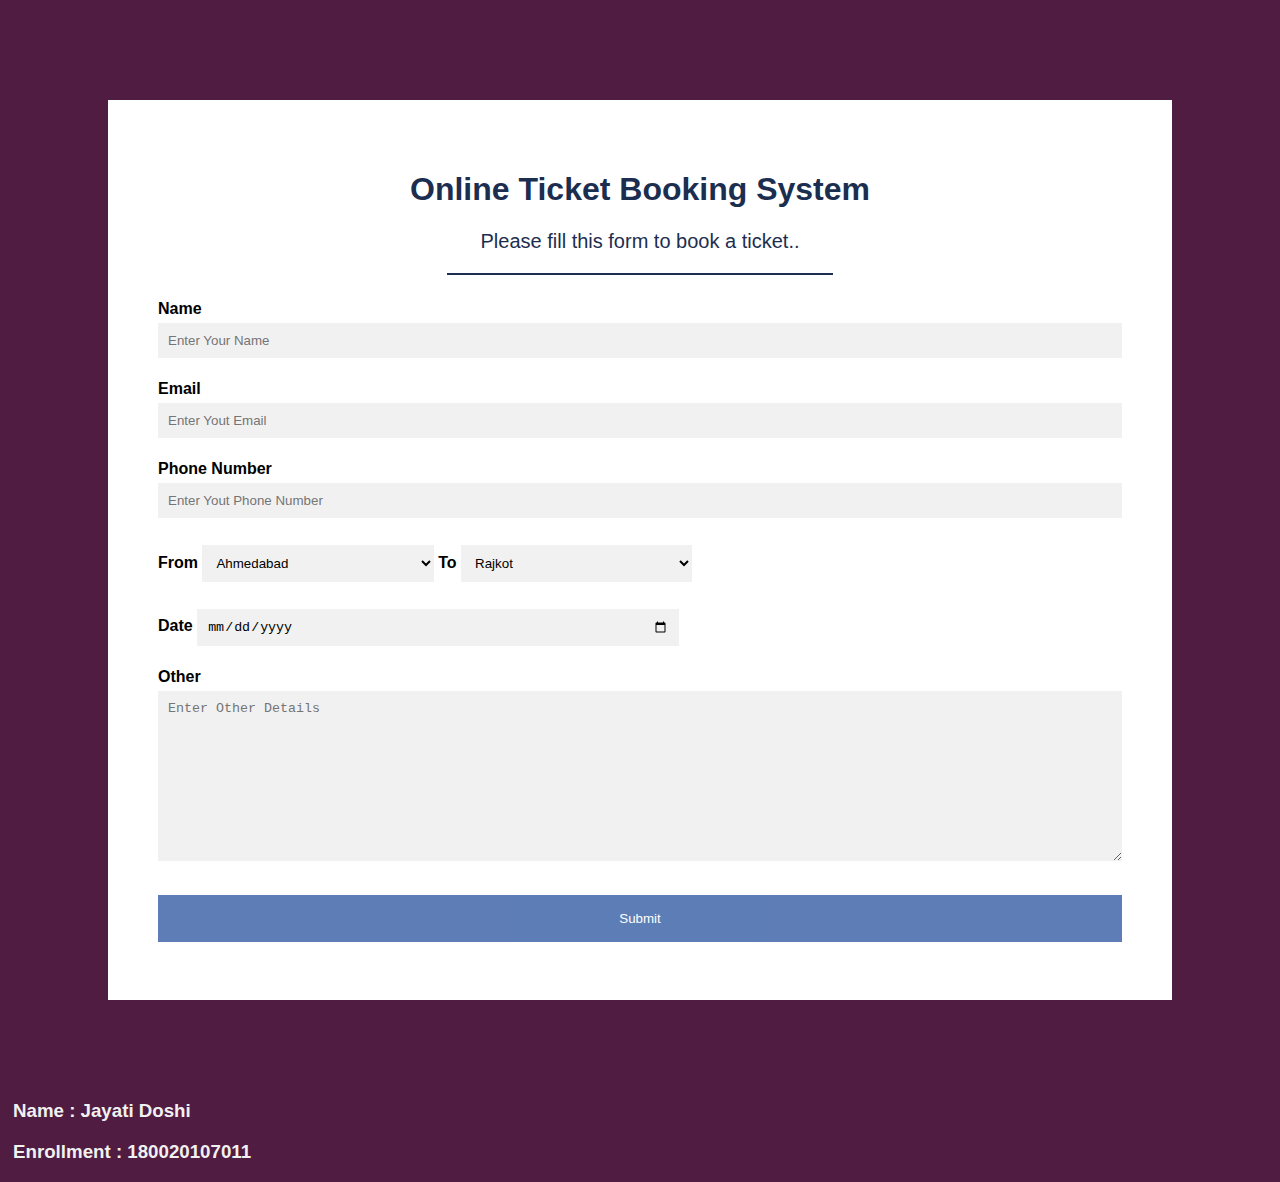
<file: WebProgramming-main/practical/Pr1/1/index.html>
<!DOCTYPE html>
<html lang="en">
<head>
    <meta charset="UTF-8">
    <meta http-equiv="X-UA-Compatible" content="IE=edge">
    <meta name="viewport" content="width=device-width, initial-scale=1.0">
    <title>Form</title>

    <!-- css -->
    <link rel="stylesheet" href="style.css">
</head>
<body> 

    <form action="">
        <div class="container">
            <h1>Online Ticket Booking System</h1>
            <p>Please fill this form to book a ticket..</p>
            <hr>
            
            <label for="name"><b> Name</b></label>
            <input type="text" placeholder="Enter Your Name" name="name" id="name" pattern="[A-Za-z]+" required>

            <label for="email"><b>Email</b></label>
            <input type="email" placeholder="Enter Yout Email" name="email" id="email" required>
            
            <label for="email"><b>Phone Number</b></label>
            <input type="tel" placeholder="Enter Yout Phone Number" name="phone" id="phone" maxlength="10" required>

            <label for="form"><b>From</b></label>
            <select id="city" name="city">
                <option>Ahmedabad</option>
                <option >Vadodara</option>
                <option>Mumbai</option>
                <option>Rajkot</option>
            </select>

            <label for="To"><b>To </b></label>
            <select id="city" name="city">
                <option >Rajkot</option>
                <option>Surat</option>
                <option>Pune</option>
                <option>Ahmedabad</option>
            </select>
            <br>
            <label for="daye"><b>Date </b></label>
            <input type="date" placeholder="dd/mm/yyyy" name="phone" id="date" required>
            <br>
            <label for="other"><b>Other</b></label>
            <textarea placeholder="Enter Other Details" name="other" id="other" cols="30" rows="10"></textarea>

            <button type="submit" class="registerbtn">Submit</button>
        </div>
    </form>
    <div class="my-info" style="margin:5px; color:#f1f1f1;">
        <h3>Name : Jayati Doshi</h3>
        <h3>Enrollment : 180020107011</h3>
    </div>


</body>
</html>
</file>
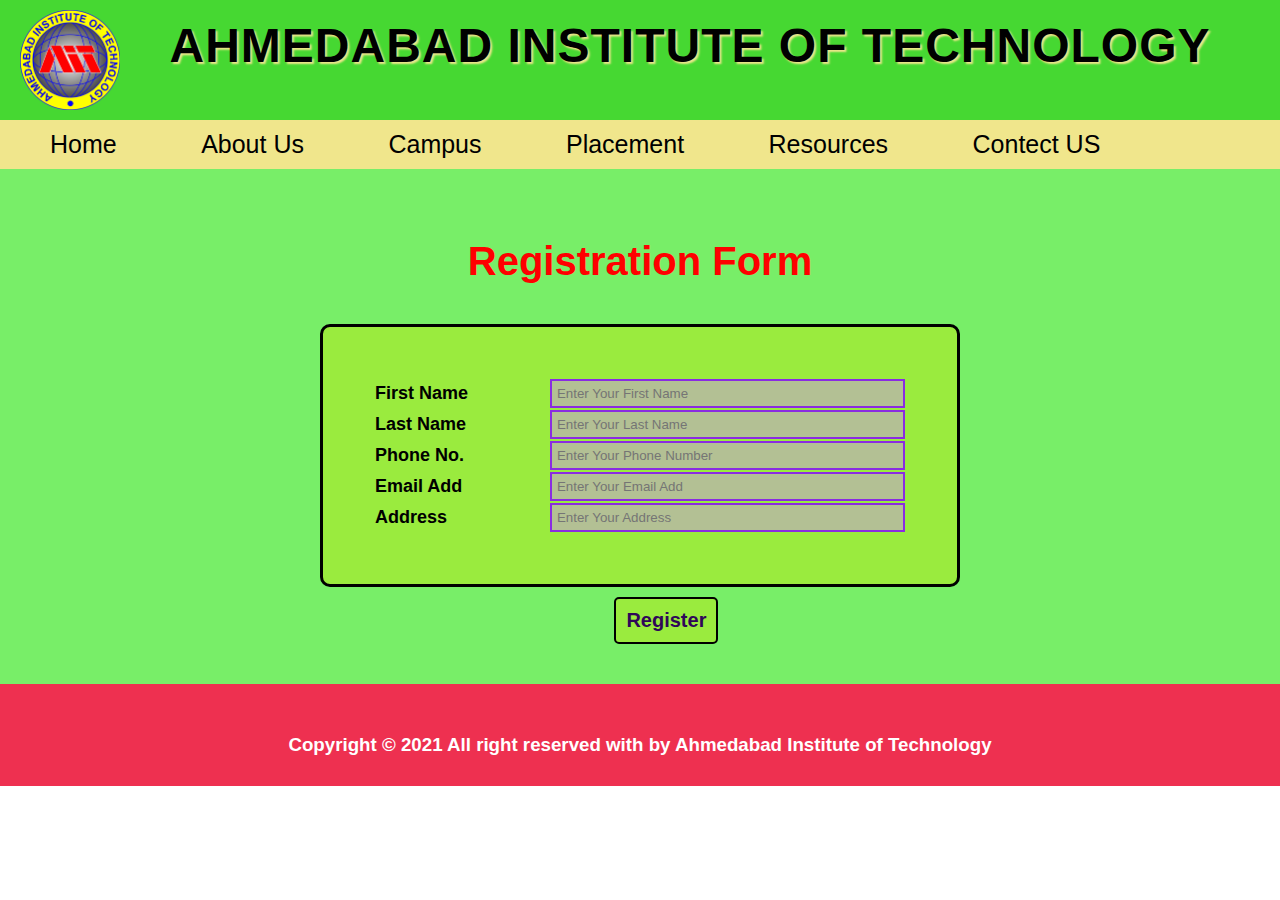
<file: WebProgramming-main/practical/Pr1/2/index.html>
<!DOCTYPE html>
<html lang="en">
<head>
    <meta charset="UTF-8">
    <meta http-equiv="X-UA-Compatible" content="IE=edge">
    <meta name="viewport" content="width=device-width, initial-scale=1.0">
    <title>Registration Form</title>

    <link rel="stylesheet" href="style.css">
</head>
<body>
    <header class="head">
        <img src="logo.png" alt="" srcset="">

        <h1>Ahmedabad Institute of Technology</h1>
    </header>

    <nav class="navbar">
        <ul>
            <li>Home</li>
            <li>About Us</li>
            <li>Campus</li>
            <li>Placement</li>
            <li>Resources</li>
            <li>Contect US</li>
        </ul>
    </nav>

    <div class="container">
        <h1>Registration Form</h1>
            <form action="nothing.php">
                <table width="100%">
                    <tr>
                        <td>
                            <label for="fname">First Name</label>
                        </td>
                        <td>
                            <input type="text" name="fname" id="fname" placeholder="Enter Your First Name" required>
                        </td>
                    </tr>
                    <tr>
                        <td>
                            <label for="lname">Last Name</label>
                        </td>
                        <td>
                            <input type="text" name="lname" id="lname" placeholder="Enter Your Last Name" required>
                        </td>
                    </tr>
                    <tr>
                        <td>
                            <label for="phone">Phone No.</label>
                        </td>
                        <td>
                            <input type="tel" name="phone" id="phone" placeholder="Enter Your Phone Number" required>
                        </td>
                    </tr>
                    <tr>
                        <td>
                            <label for="email">Email Add</label>
                        </td>
                        <td>
                            <input type="email" name="email" id="email" placeholder="Enter Your Email Add" required>
                        </td>
                    </tr>
                    <tr>
                        <td>
                            <label for="address">Address</label>
                        </td>
                        <td>
                            <input type="text" name="address" id="address" placeholder="Enter Your Address" required>
                        </td>
                    </tr>
                </table>
            </form>

            <input type="submit" value="Register" id="submit">
    </div>
    <footer>
        <h3>Copyright &copy; 2021 All right reserved with by Ahmedabad Institute of Technology</h3>
    </footer>
</body>
</html>
</file>
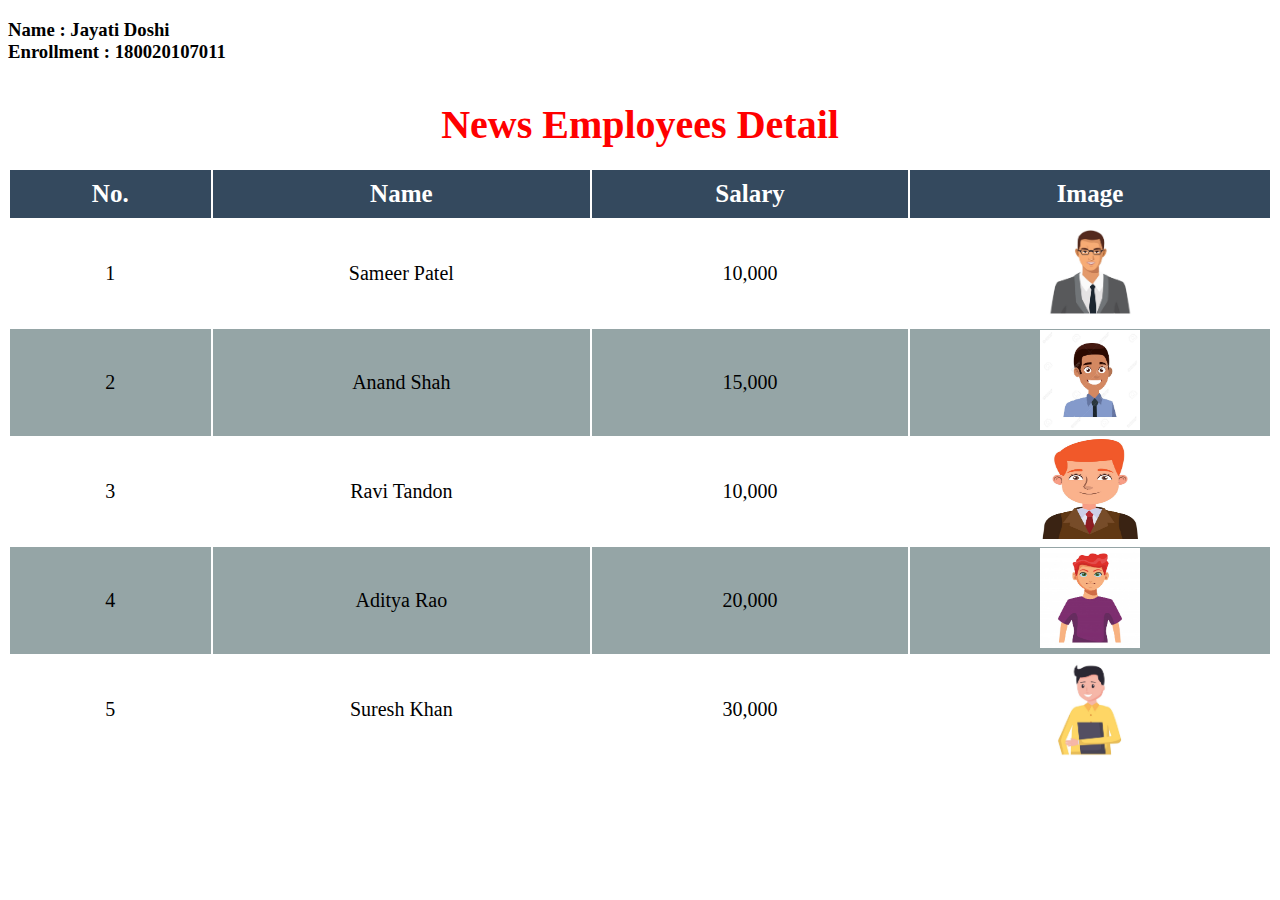
<file: WebProgramming-main/practical/Pr1/3/index.html>
<!DOCTYPE html>
<html lang="en">
<head>
    <title> News Employees Data </title>
    <link rel="stylesheet" href="style.css">
</head>
<body>
	<h3>Name : Jayati Doshi <br> Enrollment : 180020107011 </h3>

	<table>
		<caption> News Employees Detail</caption>
		<tr>
			<th>No.</th>
			<th>Name</th>
			<th>Salary</th>
			<th>Image</th>
		</tr>
		<tr>
			<td>1</td>
			<td>Sameer Patel</td>
			<td>10,000</td>
			<td><img src="images/a.jpg" width="100px" height="100px"></td>
		</tr>
		<tr>
			<td>2</td>
			<td>Anand Shah</td>
			<td>15,000</td>
			<td><img src="images/b.jpg" width="100px" height="100px"></td>
		</tr>
		<tr>
			<td>3</td>
			<td>Ravi Tandon</td>
			<td>10,000</td>
			<td><img src="images/c.jpg" width="100px" height="100px"></td>
		</tr>
		<tr>
			<td>4</td>
			<td>Aditya Rao</td>
			<td>20,000</td>
			<td><img src="images/d.jpg" width="100px" height="100px"></td>
		</tr>
		<tr>
			<td>5</td>
			<td>Suresh Khan</td>
			<td>30,000</td>
			<td><img src="images/e.jpg" width="100px" height="100px"></td>
		</tr>
	</table>

</body>
</html>
</file>
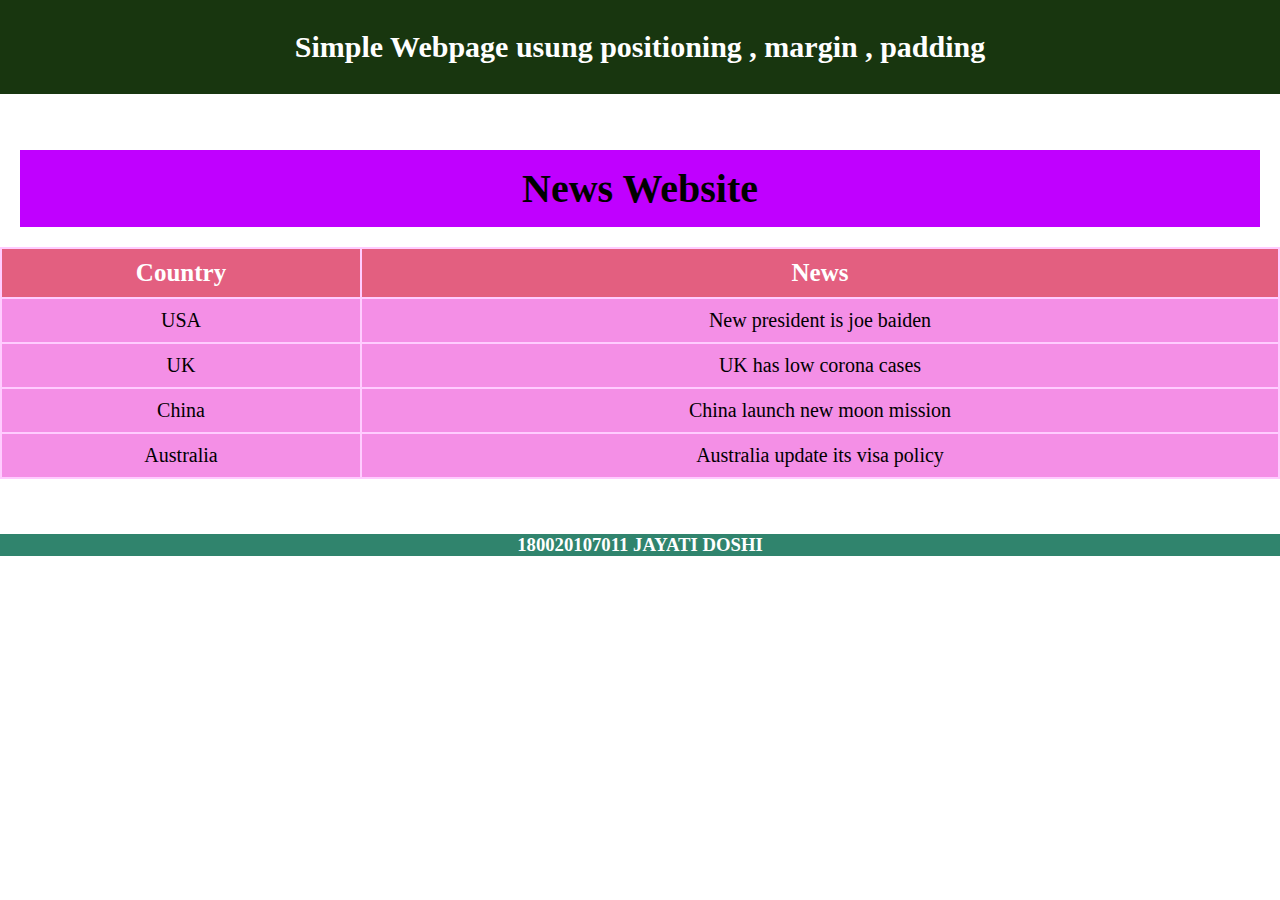
<file: WebProgramming-main/practical/Pr2/Pr2/1/index.html>
<!DOCTYPE html>
<html lang="en">

<head>
    <meta charset="UTF-8">
    <meta http-equiv="X-UA-Compatible" content="IE=edge">
    <meta name="viewport" content="width=device-width, initial-scale=1.0">
    <title>News Site</title>
</head>

<body>
    <style type="text/css">
        body {
            margin: 0;
            position: relative;
        }

        .header {
            padding: 10px;
            text-align: center;
            background: #18360f;
            color: White;
            font-size: 15px;
        }
        table {
            width: 100%;
            border: 2px;
            background-color: #ffccff;
        }

        caption {
            font-size: 40px;
            font-weight: bold;
            margin: 20px;
            padding: 15px;
            background-color: #c000ff;
        }

        table tr th {
            font-size: 25px;
            padding: 10px;
        }
        table tr {
    background-color: rgba(223, 17, 178, 0.329);
}

        table tr td {
            font-size: 20px;
            text-align: center;
            padding: 10px;
        }
        table tr th {
            background-color: #e35f80;
            color: white;
        }
		h3 {
		background-color: #0c6e53d9;
		text-align: center;
		color: white;
		}
    </style>
    </head>

    <body>
        <div class="header">
            <h1 align="center"> Simple Webpage usung positioning , margin , padding </h1>
        </div>
        <br>
        <br>
        <table align="center">
            <caption> News Website</caption>
            <tr>
                <th>Country</th>
                <th>News</th>
            </tr>
            <tr>
                <td>USA</td>
                <td>New president is joe baiden</td>
            </tr>
            <tr>
                <td>UK</td>
                <td>UK has low corona cases</td>
            </tr>
            <tr>
                <td>China</td>
                <td>China launch new moon mission</td>
            </tr>
            <tr>
                <td>Australia</td>
                <td>Australia update its visa policy</td>
            </tr>
           
        </table>
        <br>
        <br>
        <footer>
            <h3>180020107011 JAYATI DOSHI</h3>
        </footer>
    </body>

</html>
</file>
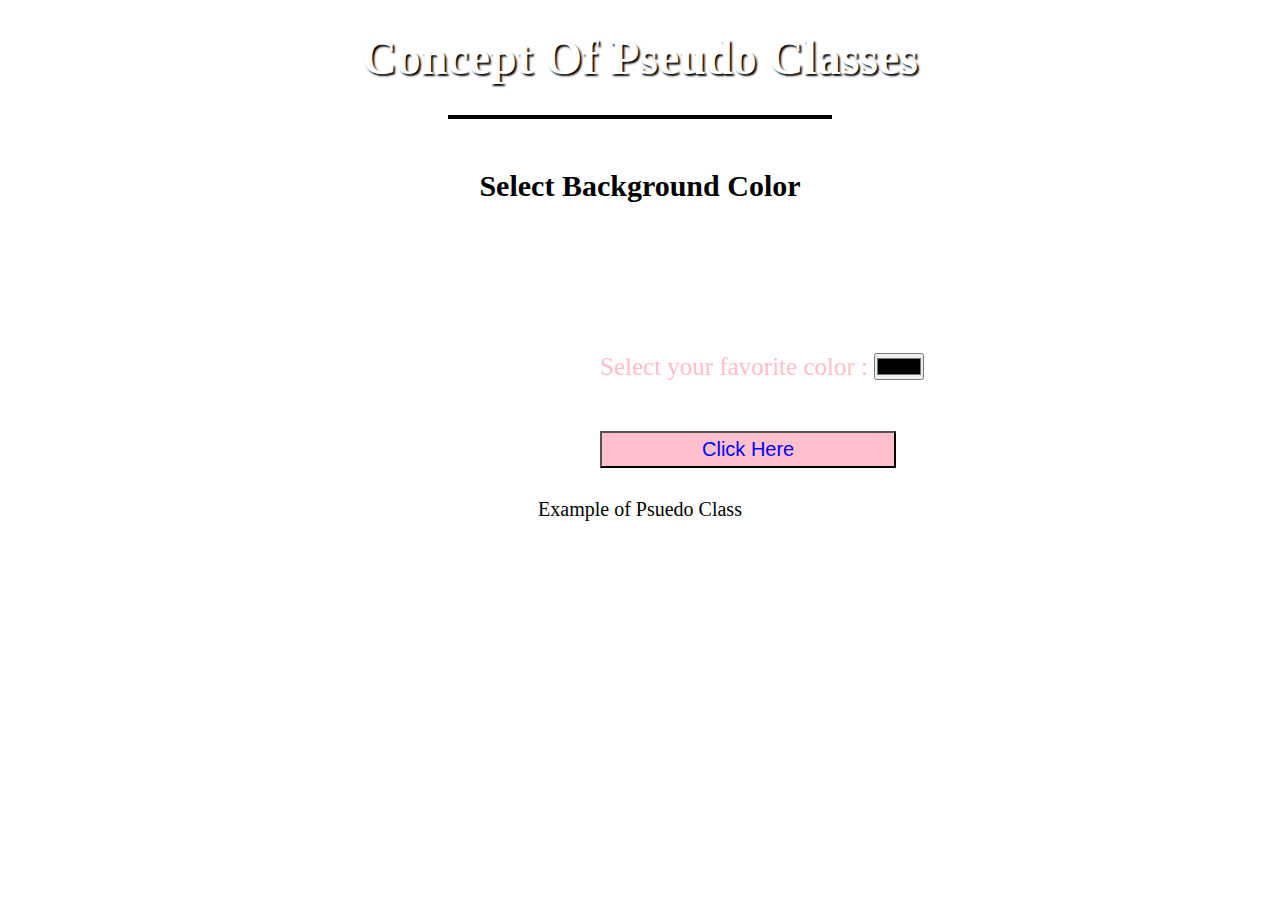
<file: WebProgramming-main/practical/Pr2/Pr2/2/index.html>
<!DOCTYPE html>
<html lang="en">
<head>
    <title>Concept Of Pseudo Classes</title>
    <link rel="stylesheet" href="style.css">
</head>
<body>
    <div class="main">
        <h1>Concept Of Pseudo Classes </h1>
        <hr>
    
        <h1>Select Background Color</h1>

        <form>
            <label for="favcolor">Select your favorite color :</label>
            <input type="color" id="colorInput">
            <input type="button" id="colorbutton" value="Click Here" onclick="changeColor()">
        </form>             
        <p>Example of Psuedo Class</p>
   </div>

   <script>
    function changeColor() {
        let color = document.getElementById("colorInput").value;

        document.body.style.backgroundColor = color;
    }
</script>
</body>
</html>
</file>
<file: WebProgramming-main/lecture/experiment 3/p13style.css>
table {
	width: 100%;
}
caption {
	font-size: 40px;
	font-weight: bold;
	margin: 20px;
	color: rgb(54, 138, 163);
}
table tr th {
	font-size: 25px;
	padding: 10px;
}
table tr td{
	font-size: 20px;
	text-align: center;
}
table tr:nth-child(odd){
	background-color: #4f4574;
}
table tr th {
	background-color: #3b522d;
	color: rgb(255, 0, 0);
}
</file>
<file: WebProgramming-main/lecture/svg/style.css>
body {
    height: 100%;
    width: 100%;
    display: -webkit-box;
    display: -ms-flexbox;
    display: flex;
    -webkit-box-orient: vertical;
    -webkit-box-direction: normal;
        -ms-flex-direction: column;
            flex-direction: column;
    -webkit-box-pack: center;
        -ms-flex-pack: center;
            justify-content: center;
    -webkit-box-align: center;
        -ms-flex-align: center;
            align-items: center;
    
    background-color: #371B1B;
  }
  
  section {
    width: 100%;
    height: 100%; 
  }
  
  
  
  svg {
    position: fixed;
    z-index: 900;
    height: 90%;
    width: 100%;
    left: 0;
    top: 5%;
  }
  
  
  .st0{display:none;}
    .st1{fill:#D16B59;}
    .st2{fill:#7C5565;}
    .st3{fill:#FFA88E;}
    .st4{fill:#AD373E;}
    .st5{fill:#C16A66;}
    .st6{fill:#FF7265;}
    .st7{fill:#FE857F;}
    .st8{fill:#E68C79;}
    .st9{fill:#FFA38F;}
    .st10{fill:#FF6D5B;}
    .st11{fill:#8A3941;}
    .st12{fill:#D46A60;}
    .st13{fill:#FF887D;}
    .st14{fill:#A24D5D;}
    .st15{fill:#F08F78;}
    .st16{fill:#C74D44;}
    .st17{fill:#FF9383;}
    .st18{fill:#FF8973;}
    .st19{fill:transparent;}
    .st20{fill:#FB827C;}
    .st21{fill:#FBAB97;}
    .st22{fill:#BE4349;}
    .st23{fill:#FFAA97;}
    .st24{fill:#8B2C1F;}
    .st25{fill:#962E28;}
    .st26{fill:#952C21;}
    .st27{fill:#97211B;}
    .st28{fill:#590F1a;}
    .st29{fill:#981A11;}
    .st30{fill:#590F1a;}
    .st31{fill:#981D0B;}
    .st32{fill:#CE3F41;}
    .st33{fill:#FE6D68;}
    .st34{fill:#DB574C;}
    .st35{fill:#8D333A;}
    .st36{fill:#AF434D;}
    .st37{fill:#9D3733;}
    .st38{fill:#80262C;}
    .st39{fill:#872B33;}
    .st40{fill:#942C24;}
    .st41{fill:#B9424A;}
    .st42{fill:#AB404C;}
    .st43{fill:#9F3F36;}
    .st44{fill:#FF6B60;}
    .st45{fill:#95343A;}
    .st46{fill:#FF6C69;}
    .st47{fill:#FF545A;}
    .st48{fill:#DD5051;}
    .st49{fill:#FF6666;}
    .st50{fill:#FF5D57;}
    .st51{fill:#FF9781;}
    .st52{fill:#FB806E;}
    .st53{fill:#C85B54;}
    .st54{fill:#C5353E;}
    .st55{fill:#87363D;}
    .st56{fill:#AA3F3F;}
    .st57{fill:#DE645B;}
    .st58{fill:#FF6158;}
    .st59{fill:#C54947;}
    .st60{fill:#9A4546;}
    .st61{fill:#7D3238;}
    .st62{fill:#A0564B;}
    .st63{fill:#9E363D;}
    .st64{fill:#C14A41;}
    .st65{fill:#FA9A84;}
    .st66{fill:#C07160;}
    .st67{fill:#7D3337;}
    .st68{fill:transparent;}
    .st69{fill:#FF7E6E;}
    .st70{fill:#FD6D62;}
    .st71{fill:#79231F;}
    .st72{fill:#E46864;}
    .st73{fill:#AD3F34;}
    .st74{fill:#371B1B;}
    .st75{fill:#C55449;}
    .st76{fill:#FF6B5A;}
    .st77{fill:#D65257;}
    .st78{fill:#FCB6A4;}
    .st79{fill:#EF7A63;}
    .st80{fill:#FF9D93;}
    .st81{fill:#E78366;}
    .st82{fill:#FF796D;}
    .st83{fill:#922B36;}
    .st84{fill:#7F020F;}
    .st85{fill:#84030D;}
    .st86{fill:#8D0C1C;}
    .st87{fill:#A20D13;}
    .st88{fill:#84010D;}
    .st89{fill:#970013;}
    .st90{fill:#951310;}
    .st91{fill:#8A070F;}
    .st92{fill:#9D0005;}
    .st93{fill:#950205;}
    .st94{fill:#8B1C1D;}
    .st95{fill:#F2493B;}
    .st96{fill:#7B0512;}
    .st97{fill:#7B242E;}
    .st98{fill:#D04D55;}
    .st99{fill:#E78973;}
    .st100{fill:#F55B57;}
    .st101{fill:#A30114;}
    .st102{fill:#7F1F20;}
    .st103{fill:#60151D;}
    .st104{fill:#761D1F;}
    .st105{fill:#5E1C1C;}
    .st106{fill:#810C10;}
    .st107{fill:#7B0206;}
    .st108{fill:#790005;}
    .st109{fill:#860003;}
    .st110{fill:#760514;}
    .st111{fill:#6D0305;}
    .st112{fill:#883934;}
    .st113{fill:#7F0007;}
    .st114{fill:#7C5565;}
    .st115{fill:#7C5565;}
    .st116{fill:#931218;}
    .st117{fill:#AC5446;}
    .st118{fill:#8A383A;}
    .st119{fill:#690103;}
    .st120{fill:#8F090C;}
    .st121{fill:#7C5565;}
    .st122{fill:#973130;}
    .st123{fill:#FF8474;}
    .st124{fill:#78020F;}
    .st125{fill:#71060A;}
    .st126{fill:#6B020B;}
    .st127{fill:#7D000E;}
    .st128{fill:#790002;}
    .st129{fill:#FF9685;}
    .st130{fill:#AB4B42;}
    .st131{fill:#863B3C;}
    .st132{fill:#FF8C72;}
    .st133{fill:#A7413C;}
    .st134{fill:#912922;}
    .st135{fill:#8B302A;}
    .st136{fill:#FE574F;}
    .st137{fill:#632229;}
    .st138{fill:#590F1a;}
    .st139{display: none; fill:none;stroke:transparent;stroke-width:2;stroke-miterlimit:10;}
    .st140{fill:#9A2920;}
    .st141{fill:#5C2328;}
    .st142{fill:#AC4A5A;}
    .st143{fill:#783438;}
    .st144{fill:#902A1F;}
    .st145{fill:#9E2E27;}
    .st146{fill:#FF6057;}
    .st147{fill:#A14037;}
    .st148{fill:#E26360;}
    .st149{fill:#FF5953;}
    .st150{fill:#FE5B4E;}
    .st151{fill:#FF826E;}
    .st152{fill:#9B1121;}
    .st153{fill:#CE464A;}
    .st154{fill:#C02935;}
    .st155{fill:#FF8376;}
    .st156{fill:#590F1a;}
    .st157{fill:#AB3A2F;}
    .st158{fill:#CC4E4D;}
    .st159{fill:#C62334;}
    .st160{fill:#9E283C;}
    .st161{fill:#BE0E30;}
    .st162{fill:#B21128;}
    .st163{fill:#C92130;}
    .st164{fill:#A40C19;}
    .st165{fill:#AC1B2D;}
    .st166{fill:#FF464E;}
    .st167{fill:#D1363D;}
    .st168{fill:#C12238;}
    .st169{fill:#B01C2A;}
    .st170{fill:#D53840;}
    .st171{fill:#BA6B5A;}
    .st172{fill:#E8857E;}
    .st173{fill:#703E34;}
    .st174{fill:#B96353;}
    .st175{fill:#B35F59;}
    .st176{fill:#8A4841;}
    .st177{fill:#B44A4E;}
    .st178{fill:#DD6A56;}
    .st179{fill:#FF8778;}
    .st180{fill:#D27264;}
    .st181{fill:#E68271;}
    .st182{fill:#AE3D4C;}
    .st183{fill:#C64048;}
    .st184{fill:#7C5565;}
    .st185{fill:#E85954;}
    .st186{fill:#7C5565;}
    .st187{fill:#F26C5F;}
    .st188{fill:#CF4B4D;}
    .st189{fill:#B1271C;}
    .st190{fill:#962E28;}
    .st191{fill:#96332D;}
    .st192{fill:transparent;}
    .st193{fill:#92353D;}
    .st194{fill:#99000A;}
    .st195{fill:#9C0E10;}
    .st196{fill:#601E26;}
    .st197{fill:#863127;}
    .st198{fill:#A93B46;}
    .st199{fill:#A14B49;}
    .st200{fill:#853435;}
    .st201{fill:#7C5565;}
    .st202{fill:#5D1D22;}
    .st203{fill:#80535C;}
    .st204{fill:#590F1a;}
    .st205{fill:#79292E;}
    .st206{fill:#8B4044;}
    .st207{fill:#742326;}
    .st208{fill:#74252A;}
    .st209{fill:#892523;}
    .st210{fill:#9C1817;}
    .st211{fill:#4B1016;}
    .st212{fill:#D45A4F;}
    .st213{fill:#4D141C;}
    .st214{fill:#7B181C;}
    .st215{fill:#852A20;}
    .st216{fill:#C43538;}
    .st217{fill:#922725;}
    .st218{fill:#890A13;}
    .st219{fill:#E7433E;}
    .st220{fill:#AE3240;}
    .st221{fill:#771A1E;}
    .st222{fill:#8B0210;}
    .st223{fill:#6F090A;}
    .st224{fill:#7E0007;}
    .st225{fill:#680703;}
    .st226{fill:#821113;}
    .st227{fill:transparent;}
    .st228{fill:#700800;}
    .st229{fill:#760708;}
    .st230{fill:#73060B;}
    .st231{fill:#590904;}
    .st232{fill:#7C5565;}
    .st233{fill:#7C5565;}
    .st234{fill:#C74D50;}
    .st235{fill:#6F282A;}
    .st236{fill:#7C5565;}
    .st237{fill:#EB4B49;}
    .st238{fill:#A0303C;}
    .st239{fill:#F65350;}
    .st240{fill:#E15853;}
    .st241{fill:#7C5565;}
    .st242{fill:#6B4957;}
    .st243{fill:#E94945;}
    .st244{fill:#C13E43;}
    .st245{fill:#FA5443;}
    .st246{fill:#D63937;}
    .st247{fill:#FD6D5F;}
    .st248{fill:#D15A49;}
    .st249{fill:#C03937;}
    .st250{fill:#C15050;}
    .st251{fill:#FF8F7F;}
    .st252{fill:#DC4434;}
    .st253{fill:#87000A;}
    .st254{fill:#760D18;}
    .st255{fill:#C62D29;}
    .st256{fill:#F65146;}
    .st257{fill:#84151A;}
    .st258{fill:#FF4B51;}
    .st259{fill:#FF6B5F;}
    .st260{fill:#FF7373;}
    .st261{fill:#DD4145;}
    .st262{fill:#AC162C;}
    .st263{fill:#BC232B;}
    .st264{fill:#B80013;}
    .st265{fill:#8F0A1B;}
    .st266{fill:#B71E2B;}
    .st267{fill:#E75B4D;}
    .st268{fill:#C96459;}
    .st269{fill:#FF7A74;}
    .st270{fill:#EF5E54;}
    .st271{fill:#FF5348;}
    .st272{fill:#921F21;}
    .st273{fill:#8E2329;}
    .st274{fill:#691D24;}
    .st275{fill:#8F1520;}
    .st276{fill:#7E222B;}
    .st277{fill:#871C23;}
    .st278{fill:transparent;}
    .st279{fill:#AB2F37;}
    .st280{fill:#82242E;}
    .st281{fill:#670F1A;}
    .st282{fill:#FE796B;}
    .st283{fill:#FF8273;}
    .st284{fill:#FE7971;}
    .st285{fill:#841E21;}
    .st286{fill:#994A53;}
    .st287{fill:#7E3334;}
    .st288{fill:#B0433D;}
    .st289{fill:#BA5568;}
    .st290{fill:#901411;}
    .st291{fill:#9B1C21;}
    .st292{fill:#C43437;}
    .st293{fill:#942223;}
    .st294{fill:#A22635;}
    .st295{fill:#932729;}
    .st296{fill:#941325;}
    .st297{fill:#C03D49;}
    .st298{fill:#B33D50;}
    .st299{fill:#72101B;}
    .st300{fill:#9C1221;}
    .st301{fill:#371B1B;}
    .st302{fill:#AB1D29;}
    .st303{fill:#541017;}
    .st304{fill:#D73340;}
    .st305{fill:#B71E2E;}
    .st306{fill:#C53943;}
    .st307{fill:#AC2745;}
    .st308{fill:#A63B49;}
    .st309{fill:#BF2B3B;}
    .st310{fill:#B50325;}
    .st311{fill:#93090F;}
    .st312{fill:#AA1E20;}
    .st313{fill:#8D000D;}
    .st314{fill:#7C000A;}
    .st315{fill:#893530;}
    .st316{fill:#87091E;}
    .st317{fill:#77000F;}
    .st318{fill:#A31119;}
    .st319{fill:#7F161C;}
    .st320{fill:#A1122B;}
    .st321{fill:#AA1226;}
    .st322{fill:#FA5055;}
    .st323{fill:#9C1528;}
    .st324{fill:#FE6466;}
    .st325{fill:#860B12;}
    .st326{fill:#810515;}
    .st327{fill:#88211B;}
    .st328{fill:#590F1a;} /*vein*/
    .st329{fill:#951528;}
    .st330{fill:#3A181E;}
    .st331{fill:#932923;}
    .st332{fill:#7C5565;}
    .st333{fill:#9D4640;}
    .st334{fill:#9C4445;}
    .st335{fill:#A3252C;}
    .st336{fill:#7C5565;}
    .st337{fill:#A33238;}
    .st338{fill:#B74145;}
    .st339{fill:#FF9E95;}
    .st340{fill:#8C352D;}
    .st341{fill:#A97155;}
    .st342{fill:#933F35;}
    .st343{fill:#C57464;}
    .st344{fill:#E09E88;}
    .st345{fill:#904430;}
    .st346{fill:#FB6F67;}
    .st347{fill:#FF5049;}
    .st348{fill:#CF2D39;}
    .st349{fill:#BE2D3A;}
    .st350{fill:#A5151D;}
    .st351{fill:#931F15;}
    .st352{fill:#C3323F;}
    .st353{fill:#7C0D1F;}
    .st354{fill:#371B1B;}
    .st355{fill:none;}
  
  
   .low-poly {
    z-index: 200;
    -webkit-transform-origin: center;
            transform-origin: center;
  -webkit-animation: pulse-grow-main 0s ease-in-out 4s infinite alternate;
            animation: pulse-grow-main 0s ease-in-out 4s infinite alternate; /* 0.8*/
    opacity: 1;
   }
  
  
  .low-poly * {
   -webkit-animation: fill-ani 2s ease-in 3s backwards, pulse-grow-main 2.5s ease-out 4s infinite alternate;
           animation: fill-ani 2s ease-in 3s backwards, pulse-grow-main 0s ease-out 0s infinite alternate;
     stroke:transparent;
    stroke-width:1px;
    fill-opacity:1;
    stroke-dasharray: 2000;
    stroke-dashoffset: 0 ;
    transform-origin: 50%;
    
  }
  
  @-webkit-keyframes fill-ani {
    from {
      fill-opacity:0;
      stroke:#931F15;
      stroke-width:1px;
      stroke-dashoffset: 2000;
      }
  }
  
  @keyframes fill-ani {
    from {
      fill-opacity:0;
      stroke:#931F15;
      stroke-width:1px;
      stroke-dashoffset: 2000;
      }
  }
  
  /* TOP RIGHT */
  .st24, .st25, .st26, .st27, .st29, .st31, .st37, .st40, .st43, .st112, .st130, .st133, .st134, .st135, .st140, .st144, .st145, .st147, .st157, .st189, .st190, .st191, .st197, .st340, .st341, .st342, .st343, .st344, .st345 {
     -webkit-transform-origin: center;
             transform-origin: center;
    
            -webkit-animation: fill-ani 2s ease-in 2.5s backwards, pulse-grow-top .5s ease-in-out 3.5s infinite alternate;
    
                    animation: fill-ani 2s ease-in 2.5s backwards, pulse-grow-top .5s ease-in-out 3.5s infinite alternate;
    display: block;
    
  }
  
  .st190 {
     
    -webkit-animation: fill-ani 2s ease-in 2.5s backwards, pulse-grow-top-192 .5s ease-in-out 3.5s infinite alternate;
     
            animation: fill-ani 2s ease-in 2.5s backwards, pulse-grow-top-192 .5s ease-in-out 3.5s infinite alternate;
  }
  /* TOP RIGHT */
  
  
  /* TOP LEFT */
  .st94, .st102, .st104, .st209, .st215, .st216, .st217, .st221, .st254, .st257, .st272, .st273, .st274, .st275, .st276, .st277, .st279, .st280, .st281, .st285, .st290, .st291, .st292, .st293, .st295, .st299, .st312, .st319, .st325, .st327, .st331, .st335 {
    
    -webkit-transform-origin: center;
            transform-origin: center;
    
            -webkit-animation: fill-ani 2s ease-in 2s backwards, pulse-grow-top .5s ease-in-out 3s infinite alternate;
    
                    animation: fill-ani 2s ease-in 2s backwards, pulse-grow-top .5s ease-in-out 3s infinite alternate;
    display: block;
  }
  /* TOP LEFT */
  
  
  /* BOTTOM */
  .st84, .st85, .st86, .st87, .st88, .st89, .st90, .st91, .st92, .st93, .st96, .st106, .st107, .st108, .st109, .st110, .st111, .st113, .st116, .st119, .st120, .st122, .st124, .st125, .st126, .st127, .st128, .st152, .st154, .st159, .st160, .st161, .st162, .st163, .st164, .st165, .st168, .st169, .st194, .st195, .st210, .st212, .st214, .st218, .st220, .st222, .st223, .st224, .st225, .st226, .st228, .st229, .st230, .st231, .st253, .st262, .st263, .st264, .st265, .st266, .st289, .st294, .st296, .st297, .st298, .st300, .st302, .st304, .st305, .st306, .st307, .st308, .st309, .st310, .st311, .st313, .st314, .st316, .st317, .st318, .st320, .st321, .st322, .st323, .st326, .st329, .st349, .st350, .st351, .st352, .st353 {
     -webkit-transform-origin: center;
            transform-origin: center;
    
             -webkit-animation: fill-ani 2s ease-in 3s backwards, pulse-grow-bottom .5s ease-in-out 3s infinite alternate;
    
                   animation: fill-ani 2s ease-in 3s backwards, pulse-grow-bottom .5s ease-in-out 3s infinite alternate;
    display: block;
  }
  /* BOTTOM */
  
  
  
  /* Pulse Grow */
  
  
  
  @-webkit-keyframes pulse-grow-main {
    to {
     -webkit-transform: scale(.996);
             transform: scale(.996);
      
    }
  }
  
  
  
  @keyframes pulse-grow-main {
    to {
    
     -webkit-transform: scale(.996);
             transform: scale(.996);
      
    }
  }
  
  
  @-webkit-keyframes pulse-grow-top-192 {
    to {
     -webkit-transform: scale(1.04);
             transform: scale(1.04);
      
    }
  }
  
  @keyframes pulse-grow-top-192 {
    to {
     -webkit-transform: scale(1.04);
             transform: scale(1.04);
      
    }
  }
  
  
  
  
  @-webkit-keyframes pulse-grow-top {
    to {
             -webkit-transform: scale(1.09);
                     transform: scale(1.09);
      
    }
  }
  
  
  
  
  @keyframes pulse-grow-top {
    to {
             -webkit-transform: scale(1.09);
                     transform: scale(1.09);
      
    }
  }
  
  @-webkit-keyframes pulse-grow-bottom {
    to {
             -webkit-transform: scale(1.09);
                     transform: scale(1.09);
      
    }
  }
  
  @keyframes pulse-grow-bottom {
    to {
             -webkit-transform: scale(1.09);
                     transform: scale(1.09);
      
    }
  }
  
  
  @-webkit-keyframes opacity {
    from {
      stroke:transparent;
    stroke-width:1px;
    fill-opacity:0;
    stroke-dasharray: 2000;
    stroke-dashoffset: 0 ;
    }
  }
  
  
  @keyframes opacity {
    from {
      stroke:transparent;
    stroke-width:1px;
    fill-opacity:0;
    stroke-dasharray: 2000;
    stroke-dashoffset: 0 ;
    }
  }
  
  .st211 {
     stroke:transparent;
    stroke-width:1px;
    fill-opacity:1;
    stroke-dasharray: 2000;
    stroke-dashoffset: 0 ;
    -webkit-animation: opacity 2s ease-in 3s backwards;
            animation: opacity 2s ease-in 3s backwards;
    
  }
  
  .st328 {
     stroke:transparent;
    stroke-width:1px;
    fill-opacity:1;
    stroke-dasharray: 2000;
    stroke-dashoffset: 0 ;
    -webkit-animation: opacity 2s ease-in 3s backwards;
            animation: opacity 2s ease-in 3s backwards;
  }
  
  .st146, .st167 {
    
    -webkit-transform: scale(1.1);
    
            transform: scale(1.1);
    -webkit-transform-origin: center;
            transform-origin: center;
    -webkit-animation: fill-ani 2s ease-in 3s backwards;
            animation: fill-ani 2s ease-in 3s backwards;
    
  }
  
  .st256 {
    -webkit-transform-origin: center;
            transform-origin: center;
    -webkit-transform: scale(1.1);
            transform: scale(1.1);
    -webkit-animation: fill-ani 2s ease-in 3s backwards;
            animation: fill-ani 2s ease-in 3s backwards;
  }
  
  .st149 {
    -webkit-transform-origin: bottom;
            transform-origin: bottom;
    -webkit-transform: scale(1.3);
            transform: scale(1.3);
    -webkit-animation: fill-ani 2s ease-in 3s backwards;
            animation: fill-ani 2s ease-in 3s backwards;
  }
  
  .st347 {
    -webkit-transform-origin: center;
            transform-origin: center;
    -webkit-transform: scale(1.1);
            transform: scale(1.1);
    -webkit-animation: fill-ani 2s ease-in 3s backwards;
            animation: fill-ani 2s ease-in 3s backwards;
  }
</file>
<file: WebProgramming-main/lecture/tictac/tic.css>
h1 {
        color: orangered;
        font-size: 45px;
    }
  
    /* 3*3 Grid */
    #b1, #b2, #b3, #b4, #b5, 
    #b6, #b7, #b8, #b9 {
        width: 80px;
        height: 52px;
        margin: auto;
        border: 1px solid gray;
        border-radius: 6px;
        font-size: 30px;
        text-align: center;
    }
  
    /* Reset Button */
    #but {
        box-sizing: border-box;
        width: 95px;
        height: 40px;
        border: 1px solid dodgerblue;
        margin: auto;
        border-radius: 4px;
        font-family: Verdana, 
            Geneva, Tahoma, sans-serif;
  
        background-color: dodgerblue;
        color: white;
        font-size: 20px;
        cursor: pointer;
    }
  
    /* Player turn space */
    #print {
        font-family: Verdana, 
            Geneva, Tahoma, sans-serif;
  
        color: dodgerblue;
        font-size: 20px;
    }
  
    /* Main Contianer */
    #main {
        text-align: center;
    }
  
    /* Game Instruction Text */
    #ins {
        font-family: Verdana, 
            Geneva, Tahoma, sans-serif;
              
        color: dodgerblue;
        font-size: 17px;
    }
</file>
<file: WebProgramming-main/lecture/dice/Pig-master/style.css>
.final-score {
    position: absolute;
    left: 50%;
    transform: translateX(-50%);
    top: 520px;
    color: #555;
    font-size: 18px;
    font-family: 'Lato';
    text-align: center;
    padding: 10px;
    width: 160px;
    text-transform: uppercase;
}

.final-score:focus { outline: none; }

#dice-1 { top: 120px; }
#dice-2 { top: 250px; }


* {
    margin: 0;
    padding: 0;
    box-sizing: border-box;
    
}

.clearfix::after {
    content: "";
    display: table;
    clear: both;
}

body {
    background-image: linear-gradient(rgba(62, 20, 20, 0.4), rgba(62, 20, 20, 0.4)), url(back.jpg);
    background-size: cover;
    background-position: center;
    font-family: Lato;
    font-weight: 300;
    position: relative;
    height: 100vh;
    color: #555;
}

.wrapper {
    width: 1000px;
    position: absolute;
    top: 50%;
    left: 50%;
    transform: translate(-50%, -50%);
    background-color: #fff;
    box-shadow: 0px 10px 50px rgba(0, 0, 0, 0.3);
    overflow: hidden;
}

.player-0-panel,
.player-1-panel {
    width: 50%;
    float: left;
    height: 600px;
    padding: 100px;
}



/**********************************************
*** PLAYERS
**********************************************/

.player-name {
    font-size: 40px;
    text-align: center;
    text-transform: uppercase;
    letter-spacing: 2px;
    font-weight: 100;
    margin-top: 20px;
    margin-bottom: 10px;
    position: relative;
}

.player-score {
    text-align: center;
    font-size: 80px;
    font-weight: 100;
    color: #EB4D4D;
    margin-bottom: 130px;
}

.active { background-color: #f7f7f7; }
.active .player-name { font-weight: 300; }

.active .player-name::after {
    content: "\2022";
    font-size: 47px;
    position: absolute;
    color: #EB4D4D;
    top: -7px;
    right: 10px;
    
}

.player-current-box {
    background-color: #EB4D4D;
    color: #fff;
    width: 40%;
    margin: 0 auto;
    padding: 12px;
    text-align: center;
}

.player-current-label {
    text-transform: uppercase;
    margin-bottom: 10px;
    font-size: 12px;
    color: #222;
}

.player-current-score {
    font-size: 30px;
}

button {
    position: absolute;
    width: 200px;
    left: 50%;
    transform: translateX(-50%);
    color: #555;
    background: none;
    border: none;
    font-family: Lato;
    font-size: 20px;
    text-transform: uppercase;
    cursor: pointer;
    font-weight: 300;
    transition: background-color 0.3s, color 0.3s;
}

button:hover { font-weight: 600; }
button:hover i { margin-right: 20px; }

button:focus {
    outline: none;
}

i {
    color: #EB4D4D;
    display: inline-block;
    margin-right: 15px;
    font-size: 32px;
    line-height: 1;
    vertical-align: text-top;
    margin-top: -4px;
    transition: margin 0.3s;
}

.btn-new { top: 45px;}
.btn-roll { top: 403px;}
.btn-hold { top: 467px;}

.dice {
    position: absolute;
    left: 50%;
    top: 178px;
    transform: translateX(-50%);
    height: 100px;
    box-shadow: 0px 10px 60px rgba(0, 0, 0, 0.10);
}

.winner { background-color: #f7f7f7; }
.winner .player-name { font-weight: 300; color: #EB4D4D; }
</file>
<file: WebProgramming-main/practical/Pr1/1/style.css>
body {
    font-family: Arial, Helvetica, sans-serif;
    background-color:#501c41;
  }
  
  * {
    box-sizing: border-box;
  }
  
h1 {
    font-size: 2em;
    text-align: center;
    color: #1c2e50;
}
p {
    font-size: 20px;
    text-align: center;
    color: #1c2e50;
}
  .container {
    padding: 50px;
    margin: 100px;
    background-color: white;
  }
#name, #email, #phone, #date, #other {
    width: 100%;
    padding: 10px;
    margin: 5px 0 22px 0;
    display: inline-block;
    border: none;
    background: #f1f1f1;
  }
#date {
    width: 50%;
}
#city {
    width: 24%;
    padding: 10px;
    margin: 5px 0 22px 0;
    display: inline-block;
    border: none;
    background: #f1f1f1;
}
  
  hr {
    border: 1px solid #1c2e50;
    margin-bottom: 25px;
    width: 40%;
  }
  
  .registerbtn {
    background-color: #4c6faf;
    color: white;
    padding: 16px 20px;
    margin: 8px 0;
    border: none;
    cursor: pointer;
    width: 100%;
    opacity: 0.9;
  }
  
  .registerbtn:hover {
    opacity: 1;
  }
</file>
<file: WebProgramming-main/practical/Pr1/2/style.css>
* {
    margin: 0;
    padding: 0;
    box-sizing: border-box;
    font-family: Arial, Helvetica, sans-serif;

}
.head {
    background-color:rgb(70, 216, 50) ;
    display: inline-block;
    width: 100%;
}
.head img{
    float: left;
    position: relative;
    width: 100px;
    left: 20px;
    padding-top: 10px;
    padding-bottom: 10px;
}
.head h1{
    position: relative;
    top: 18px;
    font-size: 3em;
    text-transform: uppercase;
    text-align: center;
    color: #000;
    letter-spacing: 1px;
    text-shadow: 2px 2px 2px khaki;
}
.navbar ul li {
    list-style: none;
    display: inline;
    margin: 20px 40px;
    font-size: 25px;
}
.navbar {
    background-color: khaki;
    padding: 10px;
}
.container{
    background-color:rgb(120, 238, 104) ;
    padding-bottom: 50px;
    padding-top: 50px;

}
.container h1{
    text-align: center;
    color: red;
    padding-top: 20px;
    padding-bottom: 40px;
    font-size: 2.5em;
}
.container form {
    margin: auto;
    background-color: rgb(154, 235, 62);
    width: 50%;
    padding: 50px;
    border: 3px solid black;
    border-radius: 10px;
}
.container form table tr td label {
    font-size: 18px;
    font-weight: bold;
    margin-top: 20px;
}
.container form table tr td input {
    border: 2px solid blueviolet;
    width: 100%;
    padding: 5px;
    background-color:rgba(200, 158, 216, 0.562) ;
}
#submit {
    position: relative;
    left: 48%;
    top: 10px;
    padding: 10px;
    color:rgb(47, 6, 88);
    border: 2px solid black;
    background-color: rgb(154, 235, 62);
    font-weight: bold;
    border-radius: 5px;
    font-size: 20px;
}
footer{
    background-color: rgb(238, 48, 80);
}
footer h3 {
    text-align: center;
    color: #fff;
    padding-bottom: 30px;
    padding-top: 50px;
}
</file>
<file: WebProgramming-main/practical/Pr1/3/style.css>
table {
	width: 100%;
}
caption {
	font-size: 40px;
	font-weight: bold;
	margin: 20px;
	color: red;
}
table tr th {
	font-size: 25px;
	padding: 10px;
}
table tr td{
	font-size: 20px;
	text-align: center;
}
table tr:nth-child(odd){
	background-color: #95a5a6;
}
table tr th {
	background-color: #34495e;
	color: white;
}
</file>
<file: WebProgramming-main/practical/Pr2/Pr2/2/style.css>
*{
    margin: 0;
    padding: 0;
    box-sizing: border-box;

}
.main h1:first-child {
    text-align: center;
    padding: 30px;
    color: white;
    font-size: 3em;
    text-shadow: 2px 2px 2px #000;
}
hr {
    width: 30%;
    margin: auto;
    margin-bottom: 20px;
    border: 2px solid black;
    background-color: pink;
}
.main h1:nth-child(3){
    font-size: 30px;
    text-align: center;
    color: rgb(0, 0, 0);
    margin-top: 50px;
    text-shadow: 1px 1px 1px #fff;
}
form {
    position: relative;
    margin-top: 150px;
    margin-left: 600px;
    color: pink;
    font-size: 25px;
}
#colorbutton {
    padding: 5px 100px;
    display:block;
    margin-top: 50px;
    align-content: right;
    font-size: 20px;
    color: blue;
    background-color: pink;
}
#colorbutton:hover{
    background-color: pink;
    color: white;    
}
p {
    text-align: center;
    font-size: 20px;
    margin-top: 30px;
}
</file>
